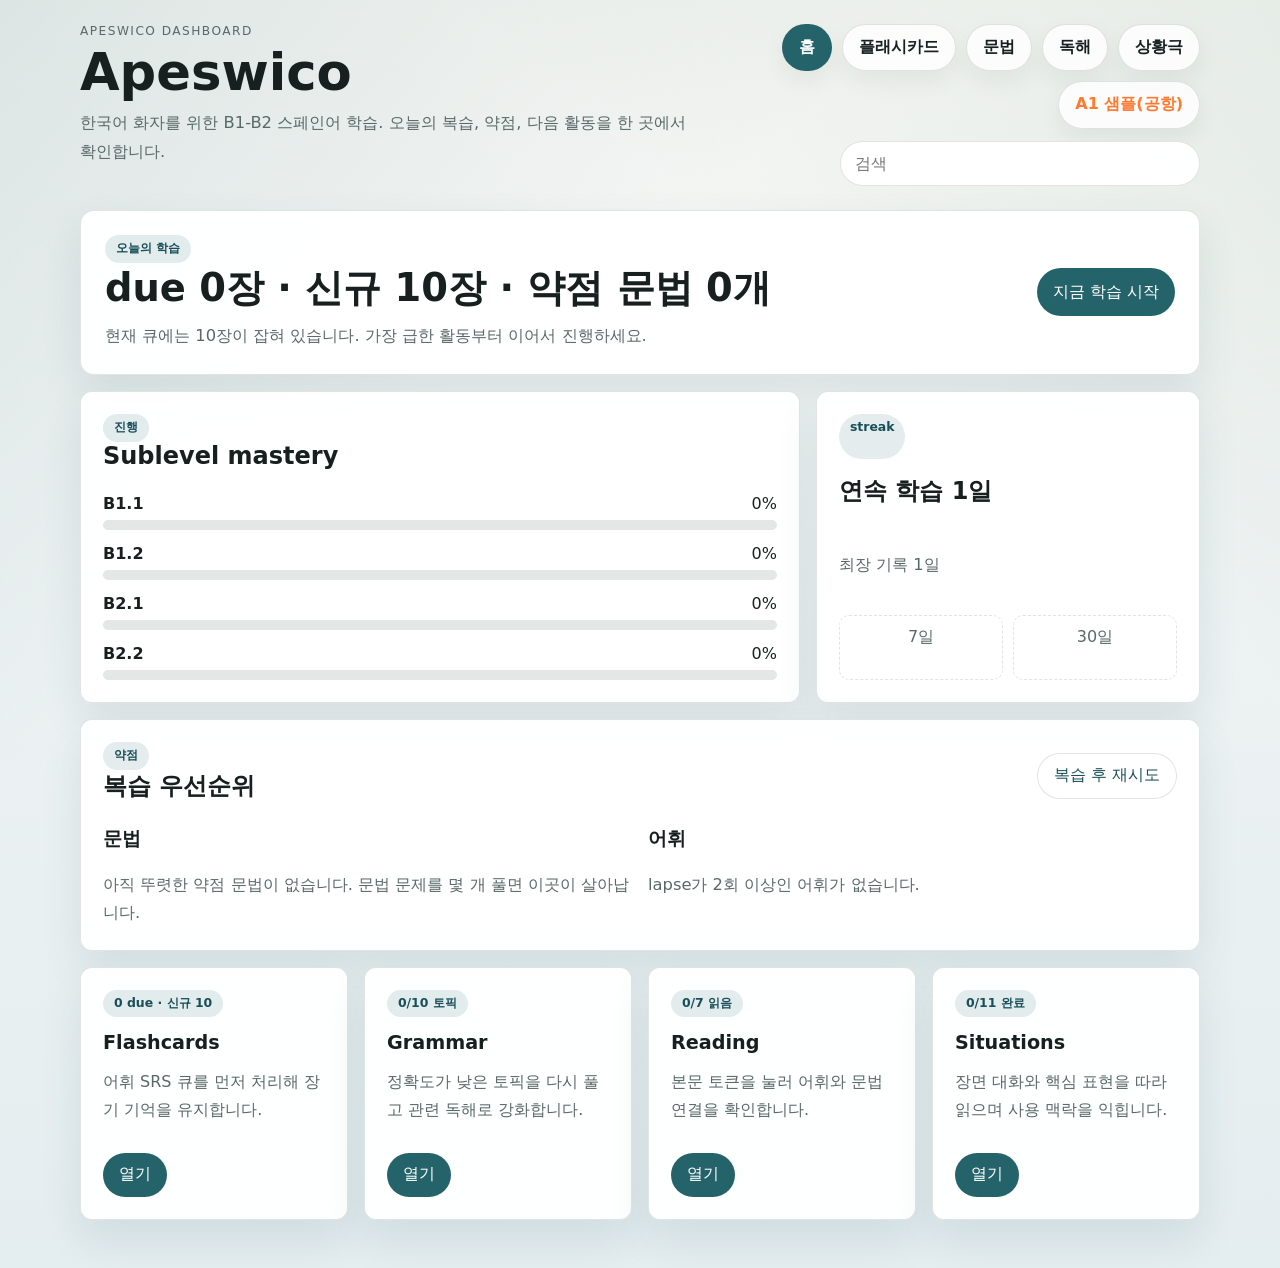
<file: index.html>
<!doctype html>
<html lang="ko">
  <head>
    <meta charset="utf-8" />
    <meta name="viewport" content="width=device-width, initial-scale=1" />
    <title>Apeswico | 홈</title>
    <meta
      name="description"
      content="Korean-speaking B1-B2 learners를 위한 정적 스페인어 학습 앱 셸입니다."
    />
    <link rel="stylesheet" href="css/style.css" />
  </head>
  <body>
    <div class="page">
      <header class="masthead">
        <div>
          <p class="eyebrow">Apeswico dashboard</p>
          <h1>Apeswico</h1>
          <p class="lede">
            한국어 화자를 위한 B1-B2 스페인어 학습. 오늘의 복습, 약점,
            다음 활동을 한 곳에서 확인합니다.
          </p>
        </div>
        <div class="header-tools">
          <nav class="nav" aria-label="주요 모드">
            <a href="index.html" aria-current="page">홈</a>
            <a href="flashcards.html">플래시카드</a>
            <a href="grammar.html">문법</a>
            <a href="reading.html">독해</a>
            <a href="situations.html">상황극</a>
            <a href="samples/a1-airport-transport/index.html" target="_blank" style="color: #ff7a30; font-weight: 600;">A1 샘플(공항)</a>
          </nav>
          <form class="global-search" role="search" data-global-search>
            <label class="sr-only" for="global-search-home">통합 검색</label>
            <input id="global-search-home" type="search" placeholder="검색" autocomplete="off" />
            <div class="search-results" data-search-results hidden></div>
          </form>
        </div>
      </header>

      <main class="grid" id="home-shell"></main>
    </div>
    <script type="module" src="js/dashboard.js"></script>
    <script type="module" src="js/search.js"></script>
  </body>
</html>
</file>
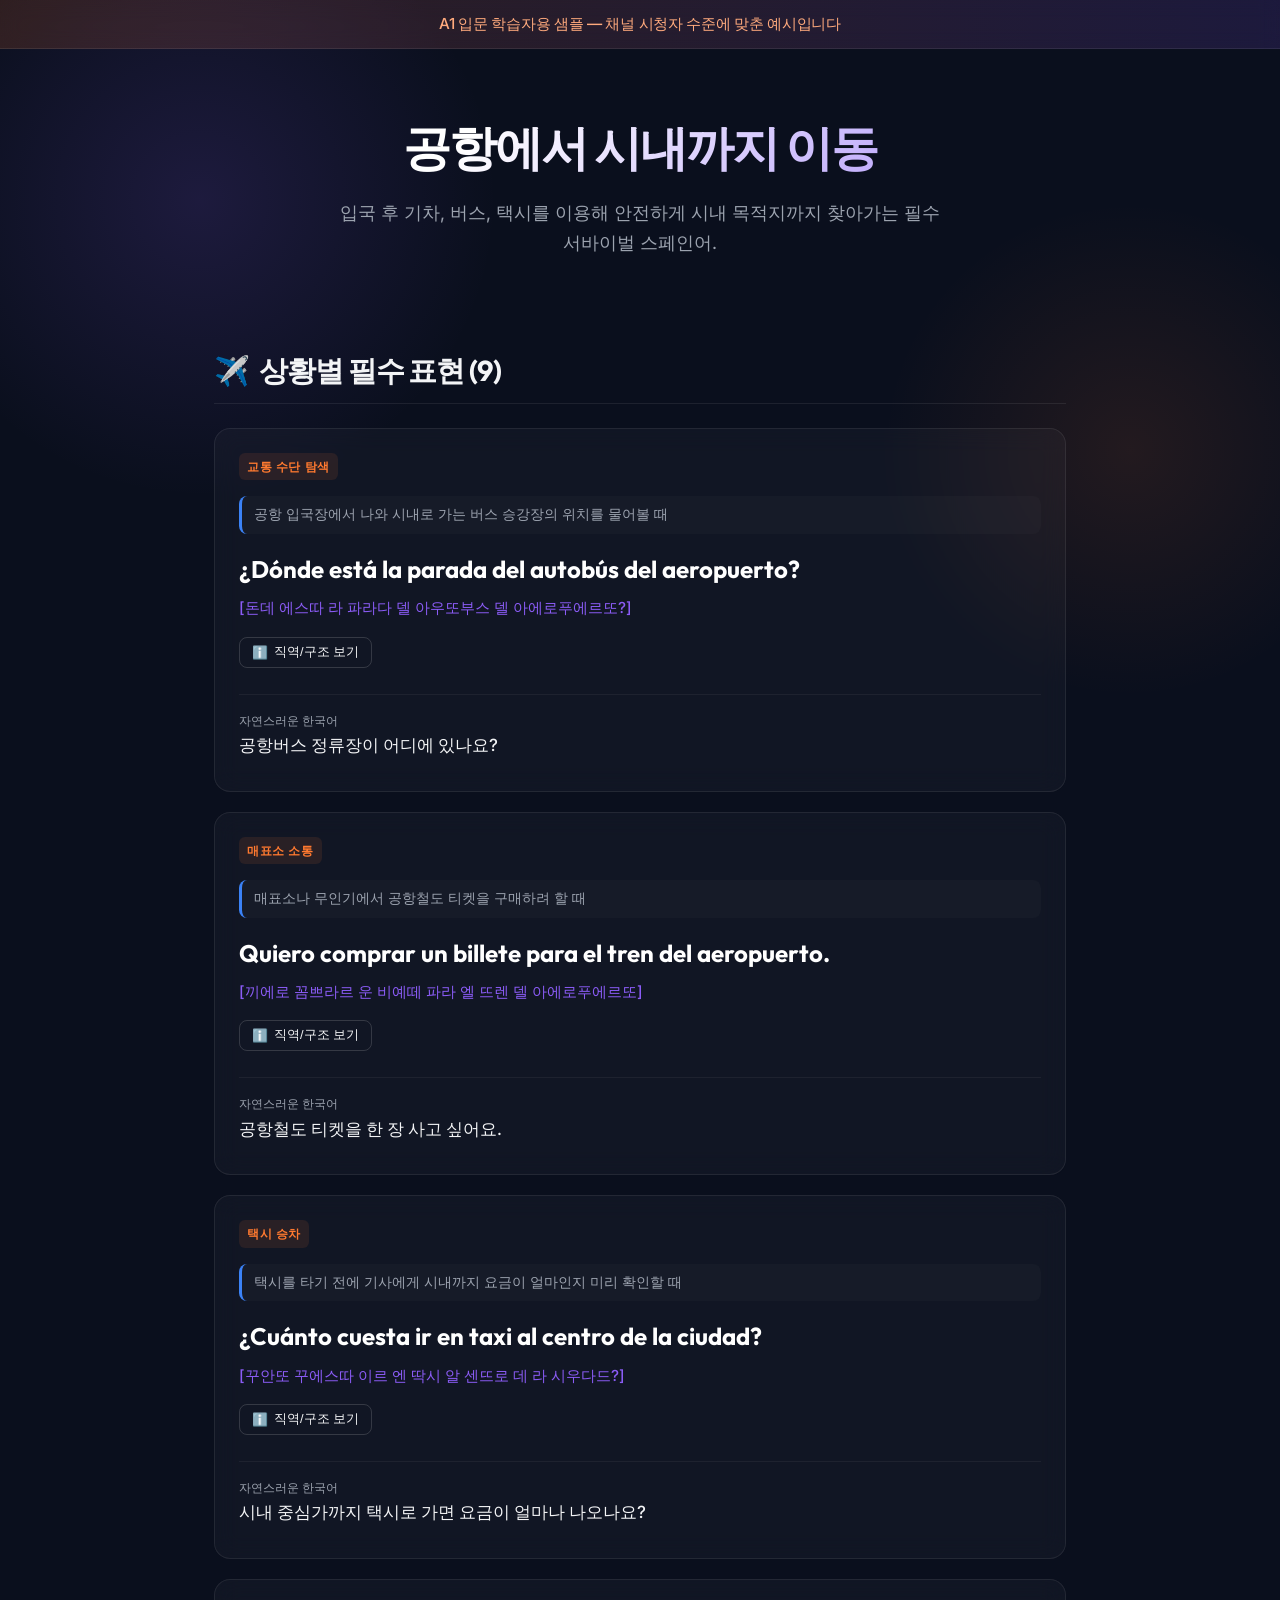
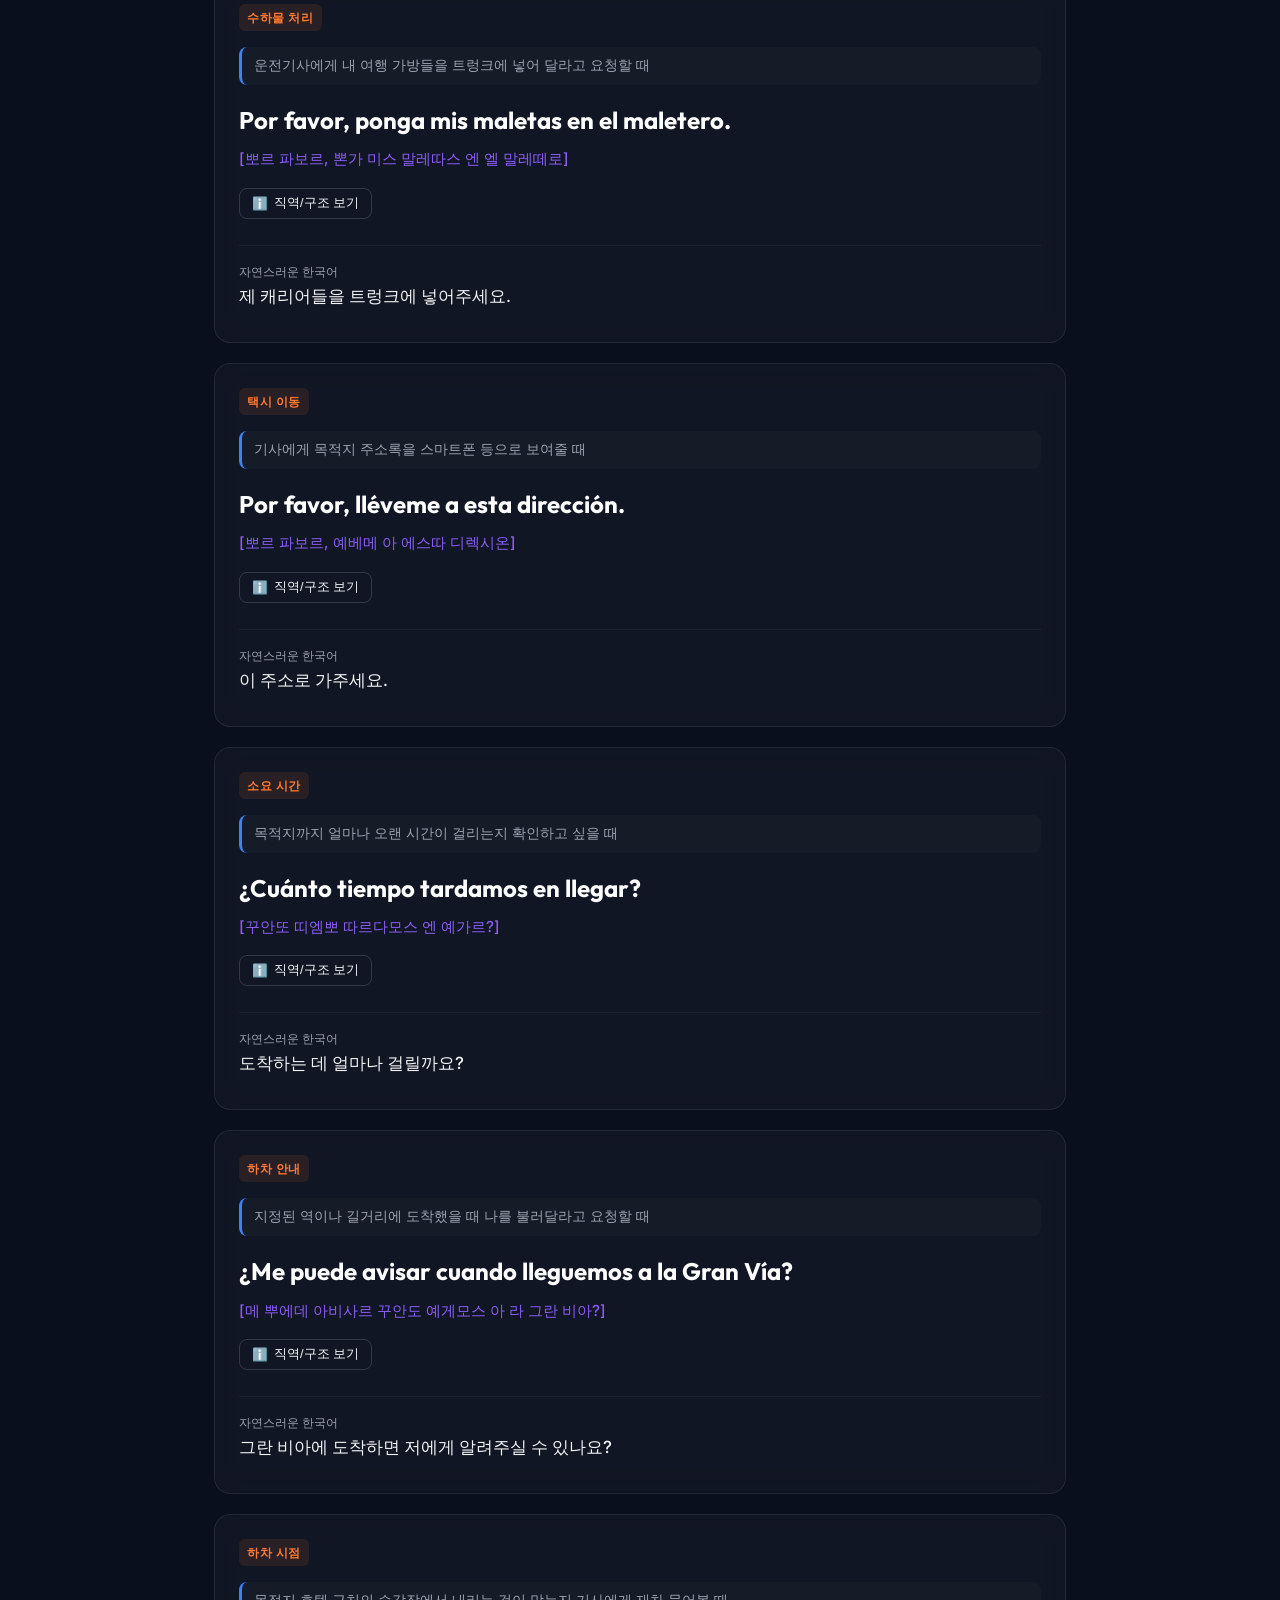
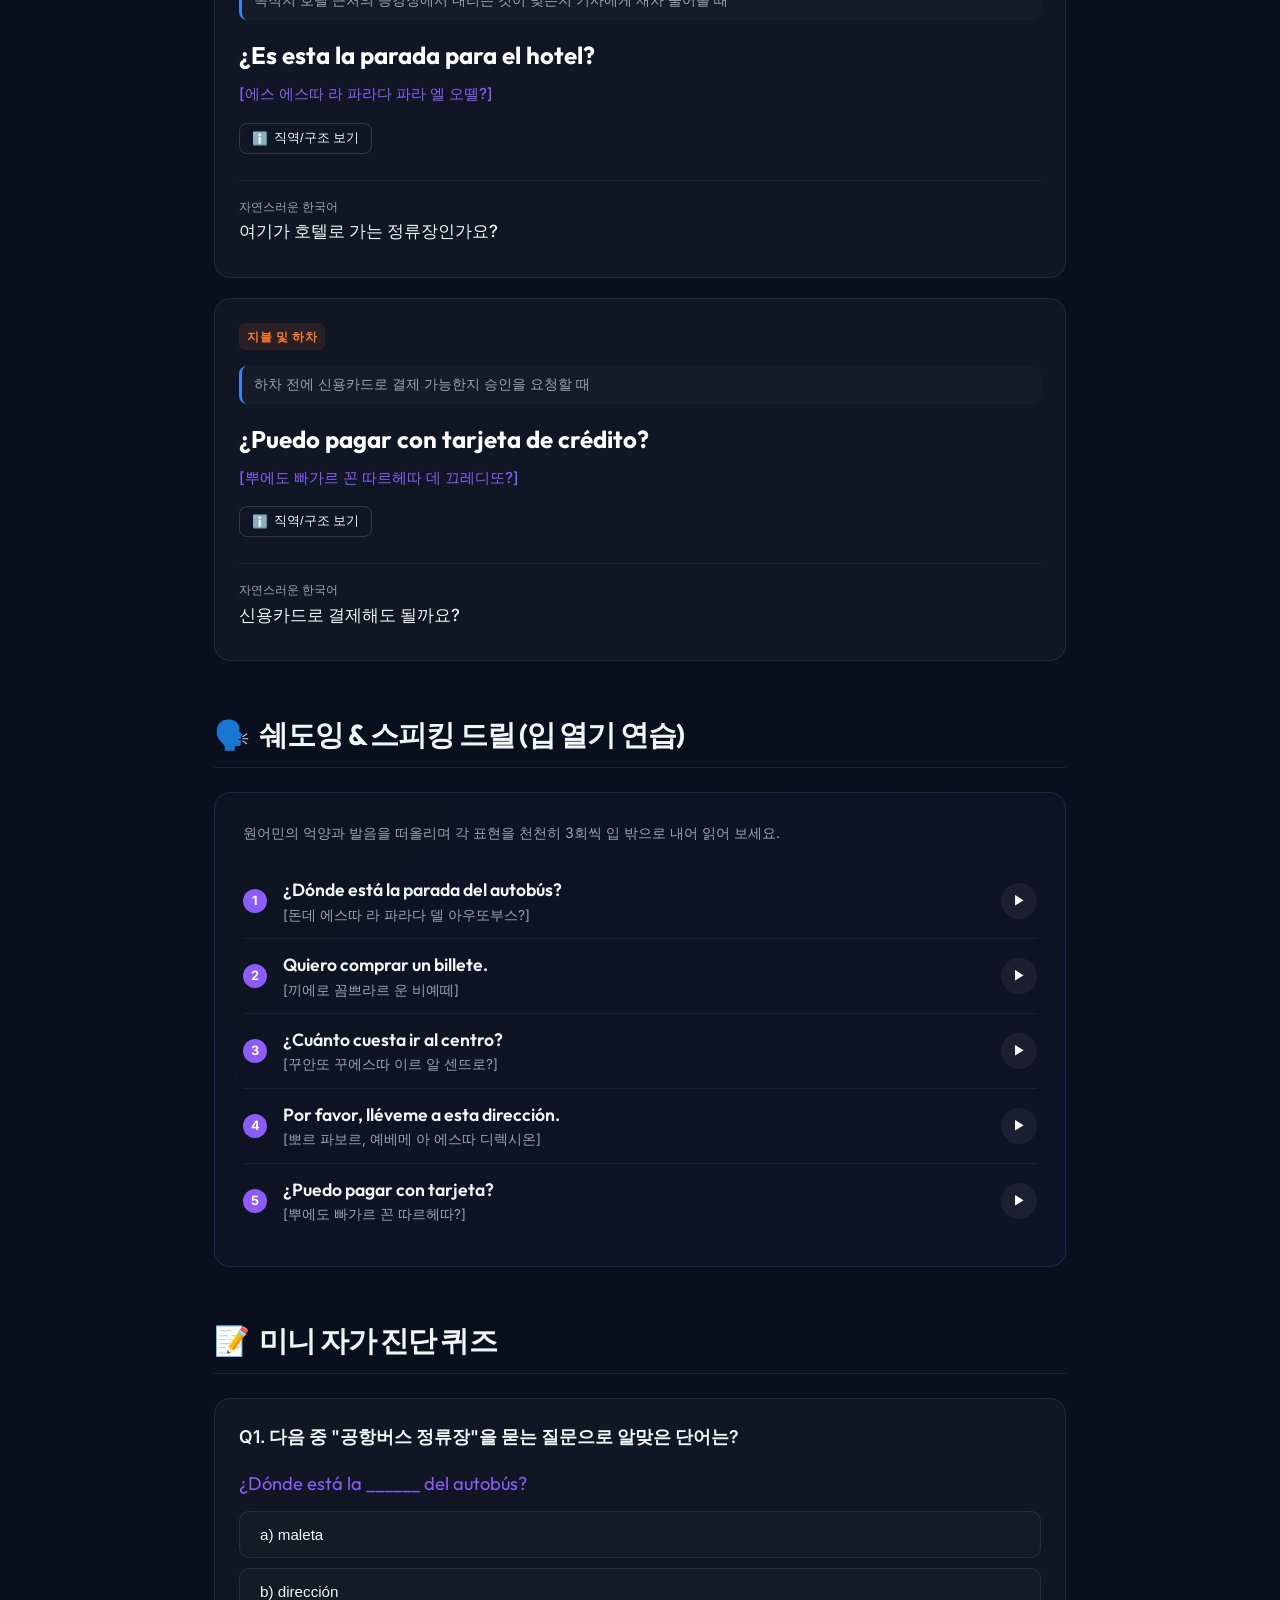
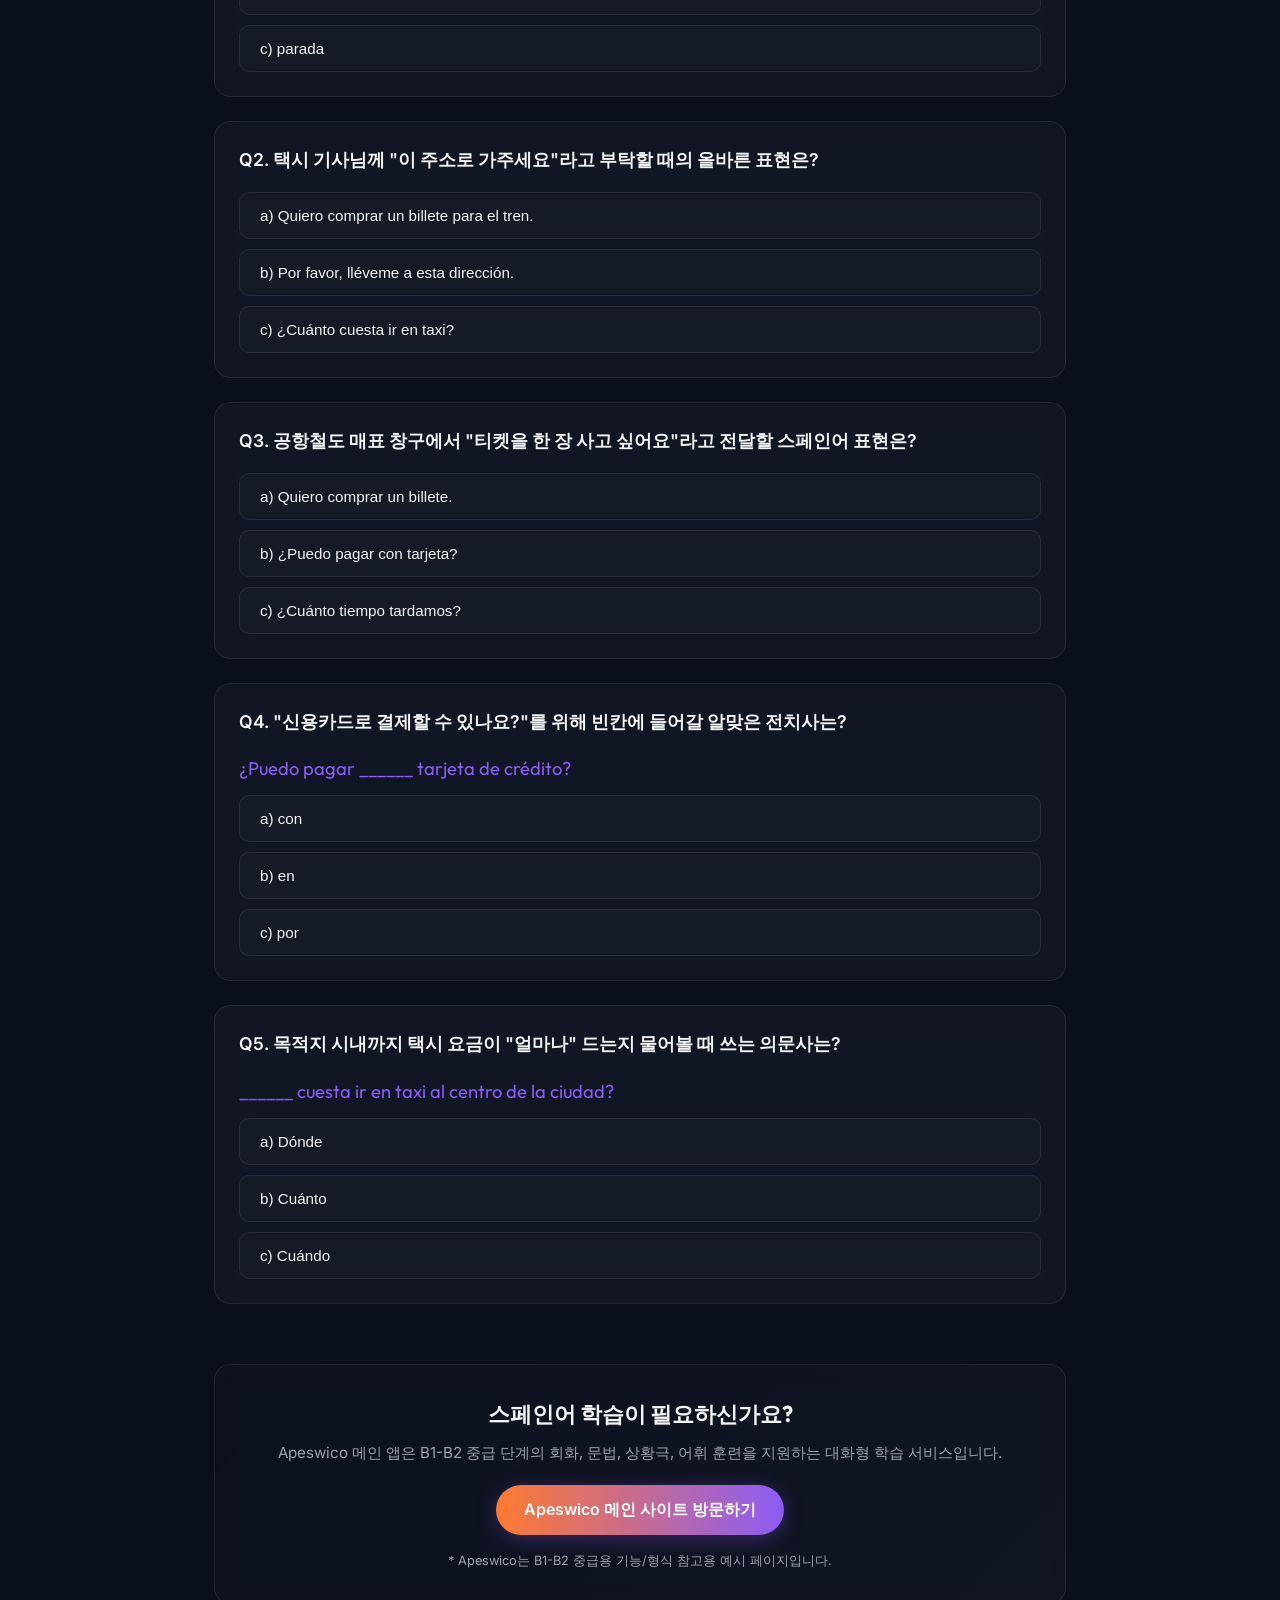
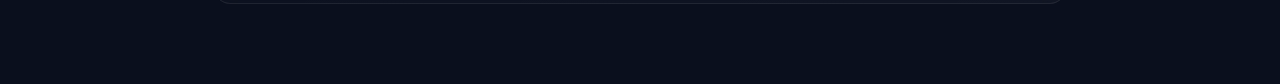
<file: samples/a1-airport-transport/index.html>
<!doctype html>
<html lang="ko">
  <head>
    <meta charset="utf-8" />
    <meta name="viewport" content="width=device-width, initial-scale=1" />
    <title>A1 입문 샘플 | 공항에서 시내까지 이동</title>
    <meta name="description" content="Spanish Lab 맞춤 학습 서비스 A1 입문자용 샘플 페이지입니다." />
    <!-- Google Fonts -->
    <link rel="preconnect" href="https://fonts.googleapis.com">
    <link rel="preconnect" href="https://fonts.gstatic.com" crossorigin>
    <link href="https://fonts.googleapis.com/css2?family=Inter:wght@300;400;500;600;700&family=Outfit:wght@300;400;500;600;700;800&display=swap" rel="stylesheet">
    
    <style>
      :root {
        --bg-dark: #0a0f1d;
        --bg-card: rgba(255, 255, 255, 0.03);
        --border-card: rgba(255, 255, 255, 0.08);
        --border-hover: rgba(255, 255, 255, 0.2);
        --text-primary: #f3f4f6;
        --text-secondary: #9ca3af;
        --accent-orange: #ff7a30;
        --accent-purple: #8b5cf6;
        --accent-blue: #3b82f6;
        --accent-green: #10b981;
        --accent-red: #ef4444;
        --font-outfit: 'Outfit', 'Inter', sans-serif;
      }

      * {
        box-sizing: border-box;
        margin: 0;
        padding: 0;
      }

      body {
        background-color: var(--bg-dark);
        color: var(--text-primary);
        font-family: 'Inter', sans-serif;
        line-height: 1.6;
        overflow-x: hidden;
        padding-bottom: 80px;
      }

      /* Glow Effects */
      .glow-bg {
        position: absolute;
        width: 600px;
        height: 600px;
        background: radial-gradient(circle, rgba(139, 92, 246, 0.15) 0%, rgba(0, 0, 0, 0) 70%);
        top: -100px;
        left: -100px;
        z-index: -1;
        pointer-events: none;
      }
      .glow-bg-right {
        position: absolute;
        width: 500px;
        height: 500px;
        background: radial-gradient(circle, rgba(255, 122, 48, 0.1) 0%, rgba(0, 0, 0, 0) 70%);
        bottom: 200px;
        right: -100px;
        z-index: -1;
        pointer-events: none;
      }

      /* Header Banner */
      .top-alert {
        background: linear-gradient(90deg, rgba(255, 122, 48, 0.15) 0%, rgba(139, 92, 246, 0.15) 100%);
        border-bottom: 1px solid var(--border-card);
        color: #ffaa7d;
        text-align: center;
        padding: 12px 20px;
        font-weight: 500;
        font-size: 0.95rem;
        letter-spacing: -0.02em;
        backdrop-filter: blur(10px);
      }

      .container {
        max-width: 900px;
        margin: 0 auto;
        padding: 0 24px;
        position: relative;
      }

      header.hero {
        text-align: center;
        padding: 60px 0 40px 0;
      }

      header.hero h1 {
        font-family: var(--font-outfit);
        font-size: 3rem;
        font-weight: 800;
        letter-spacing: -0.04em;
        background: linear-gradient(135deg, #fff 30%, #a78bfa 100%);
        -webkit-background-clip: text;
        -webkit-text-fill-color: transparent;
        margin-bottom: 12px;
      }

      header.hero p.subtitle {
        color: var(--text-secondary);
        font-size: 1.15rem;
        max-width: 600px;
        margin: 0 auto;
      }

      .section-title {
        font-family: var(--font-outfit);
        font-size: 1.8rem;
        font-weight: 700;
        letter-spacing: -0.03em;
        margin: 50px 0 24px 0;
        padding-bottom: 10px;
        border-bottom: 1px solid var(--border-card);
        display: flex;
        align-items: center;
        gap: 10px;
      }

      /* Expression Cards Grid */
      .expressions-grid {
        display: grid;
        grid-template-columns: 1fr;
        gap: 20px;
      }

      .card {
        background: var(--bg-card);
        border: 1px solid var(--border-card);
        border-radius: 16px;
        padding: 24px;
        backdrop-filter: blur(12px);
        transition: all 0.3s cubic-bezier(0.4, 0, 0.2, 1);
        position: relative;
        overflow: hidden;
      }

      .card::before {
        content: '';
        position: absolute;
        top: 0;
        left: 0;
        width: 100%;
        height: 4px;
        background: linear-gradient(90deg, var(--accent-orange), var(--accent-purple));
        opacity: 0;
        transition: opacity 0.3s ease;
      }

      .card:hover {
        transform: translateY(-4px);
        border-color: var(--border-hover);
        box-shadow: 0 12px 30px rgba(0, 0, 0, 0.2);
      }

      .card:hover::before {
        opacity: 1;
      }

      .card-header {
        display: flex;
        justify-content: space-between;
        align-items: center;
        margin-bottom: 16px;
      }

      .card-tag {
        font-size: 0.75rem;
        font-weight: 600;
        text-transform: uppercase;
        letter-spacing: 0.05em;
        color: var(--accent-orange);
        background: rgba(255, 122, 48, 0.1);
        padding: 4px 8px;
        border-radius: 6px;
      }

      .situation-context {
        font-size: 0.85rem;
        color: var(--text-secondary);
        background: rgba(255, 255, 255, 0.02);
        padding: 8px 12px;
        border-radius: 8px;
        border-left: 3px solid var(--accent-blue);
        margin-bottom: 16px;
      }

      .spanish-phrase {
        font-family: var(--font-outfit);
        font-size: 1.5rem;
        font-weight: 700;
        color: #fff;
        margin-bottom: 8px;
      }

      .pronunciation {
        color: var(--accent-purple);
        font-size: 0.95rem;
        font-weight: 500;
        margin-bottom: 16px;
      }

      .translation-block {
        margin-top: 16px;
        border-top: 1px solid rgba(255, 255, 255, 0.05);
        padding-top: 16px;
      }

      .translation-item {
        margin-bottom: 8px;
      }

      .translation-label {
        font-size: 0.75rem;
        color: var(--text-secondary);
        text-transform: uppercase;
        display: block;
        margin-bottom: 2px;
      }

      .translation-value {
        font-size: 1.05rem;
        font-weight: 500;
      }

      .literal-btn {
        background: transparent;
        border: 1px solid rgba(255, 255, 255, 0.15);
        color: var(--text-primary);
        font-size: 0.8rem;
        padding: 6px 12px;
        border-radius: 8px;
        cursor: pointer;
        transition: all 0.2s;
        margin-bottom: 10px;
        display: inline-flex;
        align-items: center;
        gap: 6px;
      }

      .literal-btn:hover {
        background: rgba(255, 255, 255, 0.05);
        border-color: rgba(255, 255, 255, 0.3);
      }

      .literal-content {
        max-height: 0;
        overflow: hidden;
        transition: max-height 0.3s ease-out;
      }

      .literal-content.open {
        max-height: 100px;
      }

      /* Shadowing Section */
      .drill-box {
        background: linear-gradient(135deg, rgba(255, 255, 255, 0.02) 0%, rgba(139, 92, 246, 0.05) 100%);
        border: 1px solid rgba(139, 92, 246, 0.2);
        border-radius: 16px;
        padding: 28px;
        margin-top: 24px;
        backdrop-filter: blur(12px);
      }

      .drill-list {
        list-style: none;
      }

      .drill-item {
        display: flex;
        align-items: center;
        gap: 16px;
        padding: 12px 0;
        border-bottom: 1px solid rgba(255, 255, 255, 0.05);
      }

      .drill-item:last-child {
        border-bottom: none;
      }

      .drill-num {
        width: 24px;
        height: 24px;
        background: var(--accent-purple);
        color: #fff;
        border-radius: 50%;
        display: flex;
        align-items: center;
        justify-content: center;
        font-size: 0.8rem;
        font-weight: 700;
      }

      .drill-texts {
        flex: 1;
      }

      .drill-es {
        font-family: var(--font-outfit);
        font-weight: 600;
        font-size: 1.1rem;
      }

      .drill-ko {
        font-size: 0.85rem;
        color: var(--text-secondary);
      }

      .play-btn {
        background: rgba(255, 255, 255, 0.05);
        border: none;
        width: 36px;
        height: 36px;
        border-radius: 50%;
        display: flex;
        align-items: center;
        justify-content: center;
        cursor: pointer;
        color: #fff;
        transition: all 0.2s;
      }

      .play-btn:hover {
        background: var(--accent-purple);
        transform: scale(1.1);
      }

      /* Quiz Styles */
      .quiz-container {
        display: flex;
        flex-direction: column;
        gap: 24px;
      }

      .quiz-card {
        background: var(--bg-card);
        border: 1px solid var(--border-card);
        border-radius: 16px;
        padding: 24px;
        backdrop-filter: blur(12px);
        transition: border-color 0.3s;
      }

      .quiz-question {
        font-size: 1.1rem;
        font-weight: 600;
        margin-bottom: 18px;
      }

      .quiz-choices {
        display: grid;
        grid-template-columns: 1fr;
        gap: 10px;
      }

      .choice-btn {
        background: rgba(255, 255, 255, 0.02);
        border: 1px solid var(--border-card);
        color: var(--text-primary);
        padding: 14px 20px;
        border-radius: 10px;
        text-align: left;
        cursor: pointer;
        font-size: 0.95rem;
        transition: all 0.2s;
        display: flex;
        justify-content: space-between;
        align-items: center;
      }

      .choice-btn:hover {
        background: rgba(255, 255, 255, 0.05);
        border-color: rgba(255, 255, 255, 0.2);
      }

      .choice-btn.correct {
        background: rgba(16, 185, 129, 0.15);
        border-color: var(--accent-green);
        color: #d1fae5;
      }

      .choice-btn.wrong {
        background: rgba(239, 68, 68, 0.15);
        border-color: var(--accent-red);
        color: #fee2e2;
      }

      .quiz-feedback {
        margin-top: 16px;
        padding: 16px;
        border-radius: 10px;
        font-size: 0.9rem;
        line-height: 1.5;
        background: rgba(139, 92, 246, 0.05);
        border-left: 4px solid var(--accent-purple);
        display: none;
      }

      /* Footer Banner */
      .bottom-promo {
        background: linear-gradient(135deg, rgba(255, 255, 255, 0.01) 0%, rgba(255, 255, 255, 0.03) 100%);
        border: 1px solid var(--border-card);
        border-radius: 16px;
        padding: 32px;
        text-align: center;
        margin-top: 60px;
        backdrop-filter: blur(12px);
      }

      .bottom-promo h3 {
        font-family: var(--font-outfit);
        font-size: 1.4rem;
        margin-bottom: 8px;
      }

      .bottom-promo p {
        color: var(--text-secondary);
        font-size: 0.95rem;
        margin-bottom: 20px;
      }

      .btn-promo {
        display: inline-block;
        background: linear-gradient(90deg, var(--accent-orange), var(--accent-purple));
        color: #fff;
        font-weight: 600;
        text-decoration: none;
        padding: 12px 28px;
        border-radius: 30px;
        transition: all 0.3s;
        box-shadow: 0 4px 20px rgba(139, 92, 246, 0.3);
      }

      .btn-promo:hover {
        transform: translateY(-2px);
        box-shadow: 0 6px 24px rgba(139, 92, 246, 0.5);
      }

      @media (max-width: 600px) {
        header.hero h1 {
          font-size: 2.2rem;
        }
        .card {
          padding: 20px;
        }
        .spanish-phrase {
          font-size: 1.25rem;
        }
      }
    </style>
  </head>
  <body>
    <div class="glow-bg"></div>
    <div class="glow-bg-right"></div>

    <div class="top-alert">
      A1 입문 학습자용 샘플 — 채널 시청자 수준에 맞춘 예시입니다
    </div>

    <div class="container">
      <header class="hero">
        <h1>공항에서 시내까지 이동</h1>
        <p class="subtitle">입국 후 기차, 버스, 택시를 이용해 안전하게 시내 목적지까지 찾아가는 필수 서바이벌 스페인어.</p>
      </header>

      <!-- 표현들 -->
      <section>
        <h2 class="section-title">
          <span>✈️</span> 상황별 필수 표현 (9)
        </h2>
        <div class="expressions-grid">
          
          <!-- 카드 1 -->
          <div class="card">
            <div class="card-header">
              <span class="card-tag">교통 수단 탐색</span>
            </div>
            <div class="situation-context">공항 입국장에서 나와 시내로 가는 버스 승강장의 위치를 물어볼 때</div>
            <div class="spanish-phrase">¿Dónde está la parada del autobús del aeropuerto?</div>
            <div class="pronunciation">[돈데 에스따 라 파라다 델 아우또부스 델 아에로푸에르또?]</div>
            
            <button class="literal-btn" onclick="toggleLiteral(this)">
              <span>ℹ️</span> 직역/구조 보기
            </button>
            <div class="literal-content">
              <div class="translation-item">
                <span class="translation-label">직역 (단어 순서대로)</span>
                <span class="translation-value" style="color: var(--accent-orange);">어디에 있습니까 / 정류장이 / 버스의 / 공항의?</span>
              </div>
            </div>

            <div class="translation-block">
              <div class="translation-item">
                <span class="translation-label">자연스러운 한국어</span>
                <span class="translation-value">공항버스 정류장이 어디에 있나요?</span>
              </div>
            </div>
          </div>

          <!-- 카드 2 -->
          <div class="card">
            <div class="card-header">
              <span class="card-tag">매표소 소통</span>
            </div>
            <div class="situation-context">매표소나 무인기에서 공항철도 티켓을 구매하려 할 때</div>
            <div class="spanish-phrase">Quiero comprar un billete para el tren del aeropuerto.</div>
            <div class="pronunciation">[끼에로 꼼쁘라르 운 비예떼 파라 엘 뜨렌 델 아에로푸에르또]</div>
            
            <button class="literal-btn" onclick="toggleLiteral(this)">
              <span>ℹ️</span> 직역/구조 보기
            </button>
            <div class="literal-content">
              <div class="translation-item">
                <span class="translation-label">직역 (단어 순서대로)</span>
                <span class="translation-value" style="color: var(--accent-orange);">나는 원한다 / 사는 것을 / 하나의 표를 / 기차를 위한 / 공항의.</span>
              </div>
            </div>

            <div class="translation-block">
              <div class="translation-item">
                <span class="translation-label">자연스러운 한국어</span>
                <span class="translation-value">공항철도 티켓을 한 장 사고 싶어요.</span>
              </div>
            </div>
          </div>

          <!-- 카드 3 -->
          <div class="card">
            <div class="card-header">
              <span class="card-tag">택시 승차</span>
            </div>
            <div class="situation-context">택시를 타기 전에 기사에게 시내까지 요금이 얼마인지 미리 확인할 때</div>
            <div class="spanish-phrase">¿Cuánto cuesta ir en taxi al centro de la ciudad?</div>
            <div class="pronunciation">[꾸안또 꾸에스따 이르 엔 딱시 알 센뜨로 데 라 시우다드?]</div>
            
            <button class="literal-btn" onclick="toggleLiteral(this)">
              <span>ℹ️</span> 직역/구조 보기
            </button>
            <div class="literal-content">
              <div class="translation-item">
                <span class="translation-label">직역 (단어 순서대로)</span>
                <span class="translation-value" style="color: var(--accent-orange);">얼마나 / 비용이 듭니까 / 가는 것이 / 택시로 / 중심지로 / 도시의?</span>
              </div>
            </div>

            <div class="translation-block">
              <div class="translation-item">
                <span class="translation-label">자연스러운 한국어</span>
                <span class="translation-value">시내 중심가까지 택시로 가면 요금이 얼마나 나오나요?</span>
              </div>
            </div>
          </div>

          <!-- 카드 4 -->
          <div class="card">
            <div class="card-header">
              <span class="card-tag">수하물 처리</span>
            </div>
            <div class="situation-context">운전기사에게 내 여행 가방들을 트렁크에 넣어 달라고 요청할 때</div>
            <div class="spanish-phrase">Por favor, ponga mis maletas en el maletero.</div>
            <div class="pronunciation">[뽀르 파보르, 뽄가 미스 말레따스 엔 엘 말레떼로]</div>
            
            <button class="literal-btn" onclick="toggleLiteral(this)">
              <span>ℹ️</span> 직역/구조 보기
            </button>
            <div class="literal-content">
              <div class="translation-item">
                <span class="translation-label">직역 (단어 순서대로)</span>
                <span class="translation-value" style="color: var(--accent-orange);">부디 / 놓아주세요 / 나의 가방들을 / 트렁크 안에.</span>
              </div>
            </div>

            <div class="translation-block">
              <div class="translation-item">
                <span class="translation-label">자연스러운 한국어</span>
                <span class="translation-value">제 캐리어들을 트렁크에 넣어주세요.</span>
              </div>
            </div>
          </div>

          <!-- 카드 5 -->
          <div class="card">
            <div class="card-header">
              <span class="card-tag">택시 이동</span>
            </div>
            <div class="situation-context">기사에게 목적지 주소록을 스마트폰 등으로 보여줄 때</div>
            <div class="spanish-phrase">Por favor, lléveme a esta dirección.</div>
            <div class="pronunciation">[뽀르 파보르, 예베메 아 에스따 디렉시온]</div>
            
            <button class="literal-btn" onclick="toggleLiteral(this)">
              <span>ℹ️</span> 직역/구조 보기
            </button>
            <div class="literal-content">
              <div class="translation-item">
                <span class="translation-label">직역 (단어 순서대로)</span>
                <span class="translation-value" style="color: var(--accent-orange);">부디 / 나를 데려다주세요 / 이 주소로.</span>
              </div>
            </div>

            <div class="translation-block">
              <div class="translation-item">
                <span class="translation-label">자연스러운 한국어</span>
                <span class="translation-value">이 주소로 가주세요.</span>
              </div>
            </div>
          </div>

          <!-- 카드 6 -->
          <div class="card">
            <div class="card-header">
              <span class="card-tag">소요 시간</span>
            </div>
            <div class="situation-context">목적지까지 얼마나 오랜 시간이 걸리는지 확인하고 싶을 때</div>
            <div class="spanish-phrase">¿Cuánto tiempo tardamos en llegar?</div>
            <div class="pronunciation">[꾸안또 띠엠뽀 따르다모스 엔 예가르?]</div>
            
            <button class="literal-btn" onclick="toggleLiteral(this)">
              <span>ℹ️</span> 직역/구조 보기
            </button>
            <div class="literal-content">
              <div class="translation-item">
                <span class="translation-label">직역 (단어 순서대로)</span>
                <span class="translation-value" style="color: var(--accent-orange);">얼마나 많은 / 시간을 / 우리는 걸립니까 / 도착하는 데?</span>
              </div>
            </div>

            <div class="translation-block">
              <div class="translation-item">
                <span class="translation-label">자연스러운 한국어</span>
                <span class="translation-value">도착하는 데 얼마나 걸릴까요?</span>
              </div>
            </div>
          </div>

          <!-- 카드 7 -->
          <div class="card">
            <div class="card-header">
              <span class="card-tag">하차 안내</span>
            </div>
            <div class="situation-context">지정된 역이나 길거리에 도착했을 때 나를 불러달라고 요청할 때</div>
            <div class="spanish-phrase">¿Me puede avisar cuando lleguemos a la Gran Vía?</div>
            <div class="pronunciation">[메 뿌에데 아비사르 꾸안도 예게모스 아 라 그란 비아?]</div>
            
            <button class="literal-btn" onclick="toggleLiteral(this)">
              <span>ℹ️</span> 직역/구조 보기
            </button>
            <div class="literal-content">
              <div class="translation-item">
                <span class="translation-label">직역 (단어 순서대로)</span>
                <span class="translation-value" style="color: var(--accent-orange);">나에게 / 당신은 알릴 수 있습니까 / 언제 / 우리가 도착할 때 / 그란 비아에?</span>
              </div>
            </div>

            <div class="translation-block">
              <div class="translation-item">
                <span class="translation-label">자연스러운 한국어</span>
                <span class="translation-value">그란 비아에 도착하면 저에게 알려주실 수 있나요?</span>
              </div>
            </div>
          </div>

          <!-- 카드 8 -->
          <div class="card">
            <div class="card-header">
              <span class="card-tag">하차 시점</span>
            </div>
            <div class="situation-context">목적지 호텔 근처의 승강장에서 내리는 것이 맞는지 기사에게 재차 물어볼 때</div>
            <div class="spanish-phrase">¿Es esta la parada para el hotel?</div>
            <div class="pronunciation">[에스 에스따 라 파라다 파라 엘 오뗄?]</div>
            
            <button class="literal-btn" onclick="toggleLiteral(this)">
              <span>ℹ️</span> 직역/구조 보기
            </button>
            <div class="literal-content">
              <div class="translation-item">
                <span class="translation-label">직역 (단어 순서대로)</span>
                <span class="translation-value" style="color: var(--accent-orange);">입니까 / 이것이 / 정류장 / 호텔을 위한?</span>
              </div>
            </div>

            <div class="translation-block">
              <div class="translation-item">
                <span class="translation-label">자연스러운 한국어</span>
                <span class="translation-value">여기가 호텔로 가는 정류장인가요?</span>
              </div>
            </div>
          </div>

          <!-- 카드 9 -->
          <div class="card">
            <div class="card-header">
              <span class="card-tag">지불 및 하차</span>
            </div>
            <div class="situation-context">하차 전에 신용카드로 결제 가능한지 승인을 요청할 때</div>
            <div class="spanish-phrase">¿Puedo pagar con tarjeta de crédito?</div>
            <div class="pronunciation">[뿌에도 빠가르 꼰 따르헤따 데 끄레디또?]</div>
            
            <button class="literal-btn" onclick="toggleLiteral(this)">
              <span>ℹ️</span> 직역/구조 보기
            </button>
            <div class="literal-content">
              <div class="translation-item">
                <span class="translation-label">직역 (단어 순서대로)</span>
                <span class="translation-value" style="color: var(--accent-orange);">나는 할 수 있습니까 / 지불하는 것을 / 신용카드로?</span>
              </div>
            </div>

            <div class="translation-block">
              <div class="translation-item">
                <span class="translation-label">자연스러운 한국어</span>
                <span class="translation-value">신용카드로 결제해도 될까요?</span>
              </div>
            </div>
          </div>

        </div>
      </section>

      <!-- 쉐도잉 드릴 -->
      <section>
        <h2 class="section-title">
          <span>🗣️</span> 쉐도잉 & 스피킹 드릴 (입 열기 연습)
        </h2>
        <div class="drill-box">
          <p style="color: var(--text-secondary); font-size: 0.9rem; margin-bottom: 20px;">
            원어민의 억양과 발음을 떠올리며 각 표현을 천천히 3회씩 입 밖으로 내어 읽어 보세요.
          </p>
          <ul class="drill-list">
            <li class="drill-item">
              <div class="drill-num">1</div>
              <div class="drill-texts">
                <div class="drill-es">¿Dónde está la parada del autobús?</div>
                <div class="drill-ko">[돈데 에스따 라 파라다 델 아우또부스?]</div>
              </div>
              <button class="play-btn" onclick="sayText('¿Dónde está la parada del autobús?')">▶</button>
            </li>
            <li class="drill-item">
              <div class="drill-num">2</div>
              <div class="drill-texts">
                <div class="drill-es">Quiero comprar un billete.</div>
                <div class="drill-ko">[끼에로 꼼쁘라르 운 비예떼]</div>
              </div>
              <button class="play-btn" onclick="sayText('Quiero comprar un billete.')">▶</button>
            </li>
            <li class="drill-item">
              <div class="drill-num">3</div>
              <div class="drill-texts">
                <div class="drill-es">¿Cuánto cuesta ir al centro?</div>
                <div class="drill-ko">[꾸안또 꾸에스따 이르 알 센뜨로?]</div>
              </div>
              <button class="play-btn" onclick="sayText('¿Cuánto cuesta ir al centro?')">▶</button>
            </li>
            <li class="drill-item">
              <div class="drill-num">4</div>
              <div class="drill-texts">
                <div class="drill-es">Por favor, lléveme a esta dirección.</div>
                <div class="drill-ko">[뽀르 파보르, 예베메 아 에스따 디렉시온]</div>
              </div>
              <button class="play-btn" onclick="sayText('Por favor, lléveme a esta dirección.')">▶</button>
            </li>
            <li class="drill-item">
              <div class="drill-num">5</div>
              <div class="drill-texts">
                <div class="drill-es">¿Puedo pagar con tarjeta?</div>
                <div class="drill-ko">[뿌에도 빠가르 꼰 따르헤따?]</div>
              </div>
              <button class="play-btn" onclick="sayText('¿Puedo pagar con tarjeta?')">▶</button>
            </li>
          </ul>
        </div>
      </section>

      <!-- 자가 진단 퀴즈 -->
      <section>
        <h2 class="section-title">
          <span>📝</span> 미니 자가 진단 퀴즈
        </h2>
        <div class="quiz-container">
          
          <!-- 문제 1 -->
          <div class="quiz-card" data-q="1">
            <div class="quiz-question">Q1. 다음 중 "공항버스 정류장"을 묻는 질문으로 알맞은 단어는?</div>
            <p style="color: var(--accent-purple); font-family: var(--font-outfit); font-size: 1.15rem; margin-bottom: 12px;">¿Dónde está la ______ del autobús?</p>
            <div class="quiz-choices">
              <button class="choice-btn" onclick="checkAnswer(this, 'wrong')">a) maleta</button>
              <button class="choice-btn" onclick="checkAnswer(this, 'wrong')">b) dirección</button>
              <button class="choice-btn" onclick="checkAnswer(this, 'correct')">c) parada</button>
            </div>
            <div class="quiz-feedback">
              <strong>정답: c) parada</strong><br>
              'parada'는 정류장을 뜻합니다. 'maleta'는 짐 가방/캐리어, 'dirección'은 주소를 뜻합니다.
            </div>
          </div>

          <!-- 문제 2 -->
          <div class="quiz-card" data-q="2">
            <div class="quiz-question">Q2. 택시 기사님께 "이 주소로 가주세요"라고 부탁할 때의 올바른 표현은?</div>
            <div class="quiz-choices">
              <button class="choice-btn" onclick="checkAnswer(this, 'wrong')">a) Quiero comprar un billete para el tren.</button>
              <button class="choice-btn" onclick="checkAnswer(this, 'correct')">b) Por favor, lléveme a esta dirección.</button>
              <button class="choice-btn" onclick="checkAnswer(this, 'wrong')">c) ¿Cuánto cuesta ir en taxi?</button>
            </div>
            <div class="quiz-feedback">
              <strong>정답: b) Por favor, lléveme a esta dirección.</strong><br>
              'lléveme'는 '나를 데려다주세요', 'esta dirección'은 '이 주소'를 뜻합니다. a는 티켓 구매 의사, c는 요금 문의입니다.
            </div>
          </div>

          <!-- 문제 3 -->
          <div class="quiz-card" data-q="3">
            <div class="quiz-question">Q3. 공항철도 매표 창구에서 "티켓을 한 장 사고 싶어요"라고 전달할 스페인어 표현은?</div>
            <div class="quiz-choices">
              <button class="choice-btn" onclick="checkAnswer(this, 'correct')">a) Quiero comprar un billete.</button>
              <button class="choice-btn" onclick="checkAnswer(this, 'wrong')">b) ¿Puedo pagar con tarjeta?</button>
              <button class="choice-btn" onclick="checkAnswer(this, 'wrong')">c) ¿Cuánto tiempo tardamos?</button>
            </div>
            <div class="quiz-feedback">
              <strong>정답: a) Quiero comprar un billete.</strong><br>
              'Quiero'는 '원한다', 'comprar'는 '사는 것을', 'billete'는 '티켓'입니다. b는 카드 결제 여부, c는 소요 시간을 묻는 말입니다.
            </div>
          </div>

          <!-- 문제 4 -->
          <div class="quiz-card" data-q="4">
            <div class="quiz-question">Q4. "신용카드로 결제할 수 있나요?"를 위해 빈칸에 들어갈 알맞은 전치사는?</div>
            <p style="color: var(--accent-purple); font-family: var(--font-outfit); font-size: 1.15rem; margin-bottom: 12px;">¿Puedo pagar ______ tarjeta de crédito?</p>
            <div class="quiz-choices">
              <button class="choice-btn" onclick="checkAnswer(this, 'correct')">a) con</button>
              <button class="choice-btn" onclick="checkAnswer(this, 'wrong')">b) en</button>
              <button class="choice-btn" onclick="checkAnswer(this, 'wrong')">c) por</button>
            </div>
            <div class="quiz-feedback">
              <strong>정답: a) con</strong><br>
              스페인어에서 지불 수단으로 카드를 말할 때 전치사는 'con(~로)'을 씁니다. (현금 결제는 보통 'en efectivo'라고 합니다.)
            </div>
          </div>

          <!-- 문제 5 -->
          <div class="quiz-card" data-q="5">
            <div class="quiz-question">Q5. 목적지 시내까지 택시 요금이 "얼마나" 드는지 물어볼 때 쓰는 의문사는?</div>
            <p style="color: var(--accent-purple); font-family: var(--font-outfit); font-size: 1.15rem; margin-bottom: 12px;">______ cuesta ir en taxi al centro de la ciudad?</p>
            <div class="quiz-choices">
              <button class="choice-btn" onclick="checkAnswer(this, 'wrong')">a) Dónde</button>
              <button class="choice-btn" onclick="checkAnswer(this, 'correct')">b) Cuánto</button>
              <button class="choice-btn" onclick="checkAnswer(this, 'wrong')">c) Cuándo</button>
            </div>
            <div class="quiz-feedback">
              <strong>정답: b) Cuánto</strong><br>
              'Cuánto cuesta'는 '얼마인가요?'라는 비용 문의 관용 문형입니다. 'Dónde'는 어디에, 'Cuándo'는 언제입니다.
            </div>
          </div>

        </div>
      </section>

      <!-- 프로모션 푸터 -->
      <footer class="bottom-promo">
        <h3>스페인어 학습이 필요하신가요?</h3>
        <p>Apeswico 메인 앱은 B1-B2 중급 단계의 회화, 문법, 상황극, 어휘 훈련을 지원하는 대화형 학습 서비스입니다.</p>
        <a href="https://ywkinfo.github.io/Apeswico/" class="btn-promo">Apeswico 메인 사이트 방문하기</a>
        <div style="font-size: 0.8rem; color: var(--text-secondary); margin-top: 16px;">
          * Apeswico는 B1-B2 중급용 기능/형식 참고용 예시 페이지입니다.
        </div>
      </footer>

    </div>

    <script>
      // 직역 영역 여닫기
      function toggleLiteral(btn) {
        const content = btn.nextElementSibling;
        content.classList.toggle('open');
        if (content.classList.contains('open')) {
          content.style.maxHeight = content.scrollHeight + 'px';
          btn.innerHTML = '<span>ℹ️</span> 직역 닫기';
        } else {
          content.style.maxHeight = '0px';
          btn.innerHTML = '<span>ℹ️</span> 직역/구조 보기';
        }
      }

      // 발음 재생 시뮬레이션 (브라우저 TTS 기능 연동)
      function sayText(txt) {
        if ('speechSynthesis' in window) {
          const utterance = new SpeechSynthesisUtterance(txt);
          utterance.lang = 'es-ES';
          utterance.rate = 0.85;
          window.speechSynthesis.speak(utterance);
        } else {
          alert('이 브라우저는 음성 합성(TTS) 기능을 지원하지 않습니다. 발음 기호를 보고 따라 읽어보세요!');
        }
      }

      // 퀴즈 채점
      function checkAnswer(btn, result) {
        const card = btn.closest('.quiz-card');
        const choices = card.querySelectorAll('.choice-btn');
        const feedback = card.querySelector('.quiz-feedback');
        
        choices.forEach(b => {
          b.disabled = true;
          b.style.opacity = '0.6';
        });

        btn.style.opacity = '1';
        if (result === 'correct') {
          btn.classList.add('correct');
        } else {
          btn.classList.add('wrong');
          // 정답 버튼도 활성화 표시
          choices.forEach(b => {
            if (b.innerText.startsWith('c) parada') || 
                b.innerText.startsWith('b) Por favor') || 
                b.innerText.startsWith('a) Quiero comprar') ||
                b.innerText.startsWith('a) con') ||
                b.innerText.startsWith('b) Cuánto')) {
              b.classList.add('correct');
              b.style.opacity = '1';
            }
          });
        }
        
        feedback.style.display = 'block';
      }
    </script>
  </body>
</html>
</file>
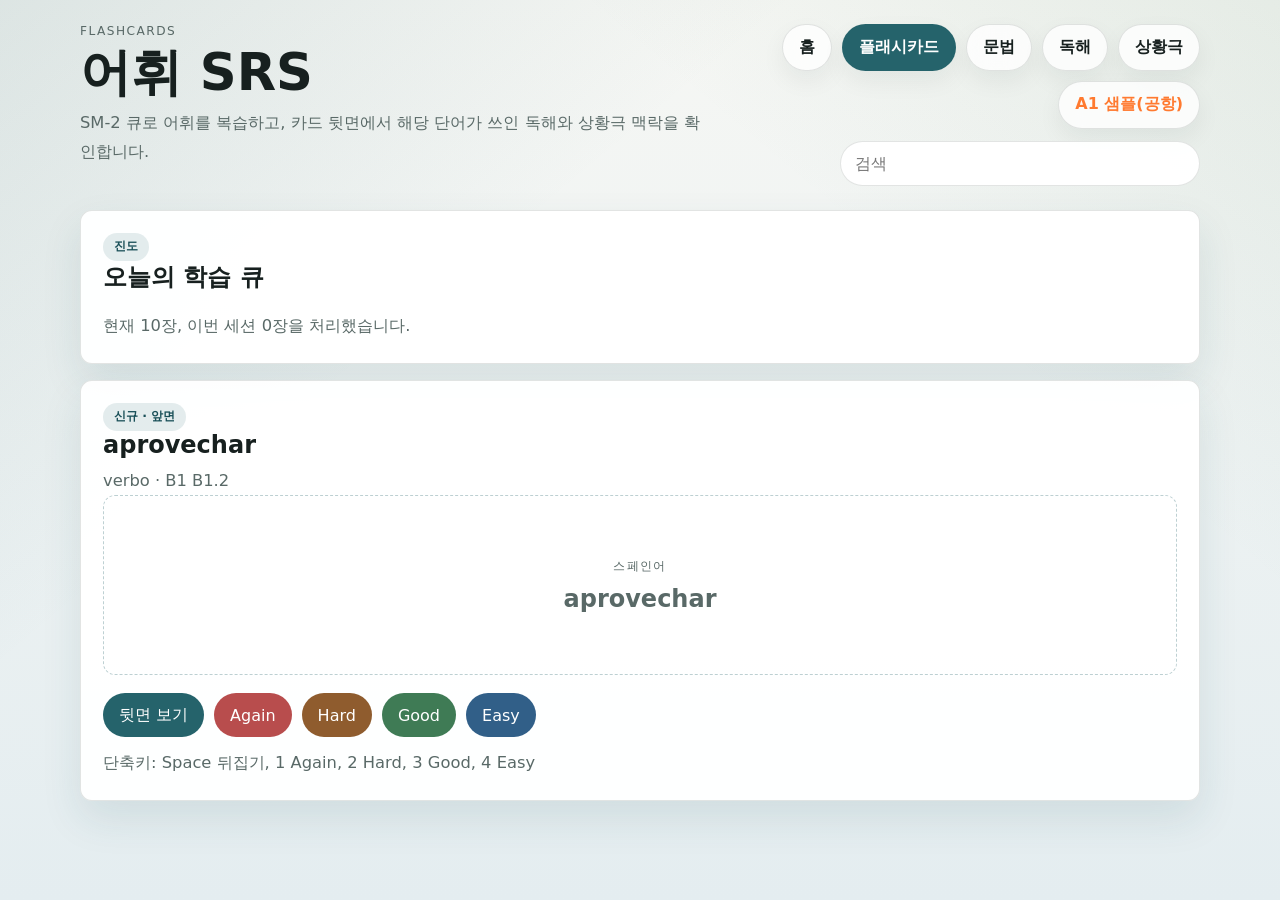
<file: flashcards.html>
<!doctype html>
<html lang="ko">
  <head>
    <meta charset="utf-8" />
    <meta name="viewport" content="width=device-width, initial-scale=1" />
    <title>Apeswico | 플래시카드</title>
    <meta
      name="description"
      content="스페인어 어휘 SRS 학습을 위한 플래시카드 셸입니다."
    />
    <link rel="stylesheet" href="css/style.css" />
  </head>
  <body>
    <div class="page">
      <header class="masthead">
        <div>
          <p class="eyebrow">Flashcards</p>
          <h1>어휘 SRS</h1>
          <p class="lede">
            SM-2 큐로 어휘를 복습하고, 카드 뒷면에서 해당 단어가 쓰인
            독해와 상황극 맥락을 확인합니다.
          </p>
        </div>
        <div class="header-tools">
          <nav class="nav" aria-label="주요 모드">
            <a href="index.html">홈</a>
            <a href="flashcards.html" aria-current="page">플래시카드</a>
            <a href="grammar.html">문법</a>
            <a href="reading.html">독해</a>
            <a href="situations.html">상황극</a>
            <a href="samples/a1-airport-transport/index.html" target="_blank" style="color: #ff7a30; font-weight: 600;">A1 샘플(공항)</a>
          </nav>
          <form class="global-search" role="search" data-global-search>
            <label class="sr-only" for="global-search-flashcards">통합 검색</label>
            <input id="global-search-flashcards" type="search" placeholder="검색" autocomplete="off" />
            <div class="search-results" data-search-results hidden></div>
          </form>
        </div>
      </header>

      <main class="stack" id="flashcards-app"></main>
    </div>
    <script type="module" src="js/flashcards.js"></script>
    <script type="module" src="js/search.js"></script>
  </body>
</html>
</file>
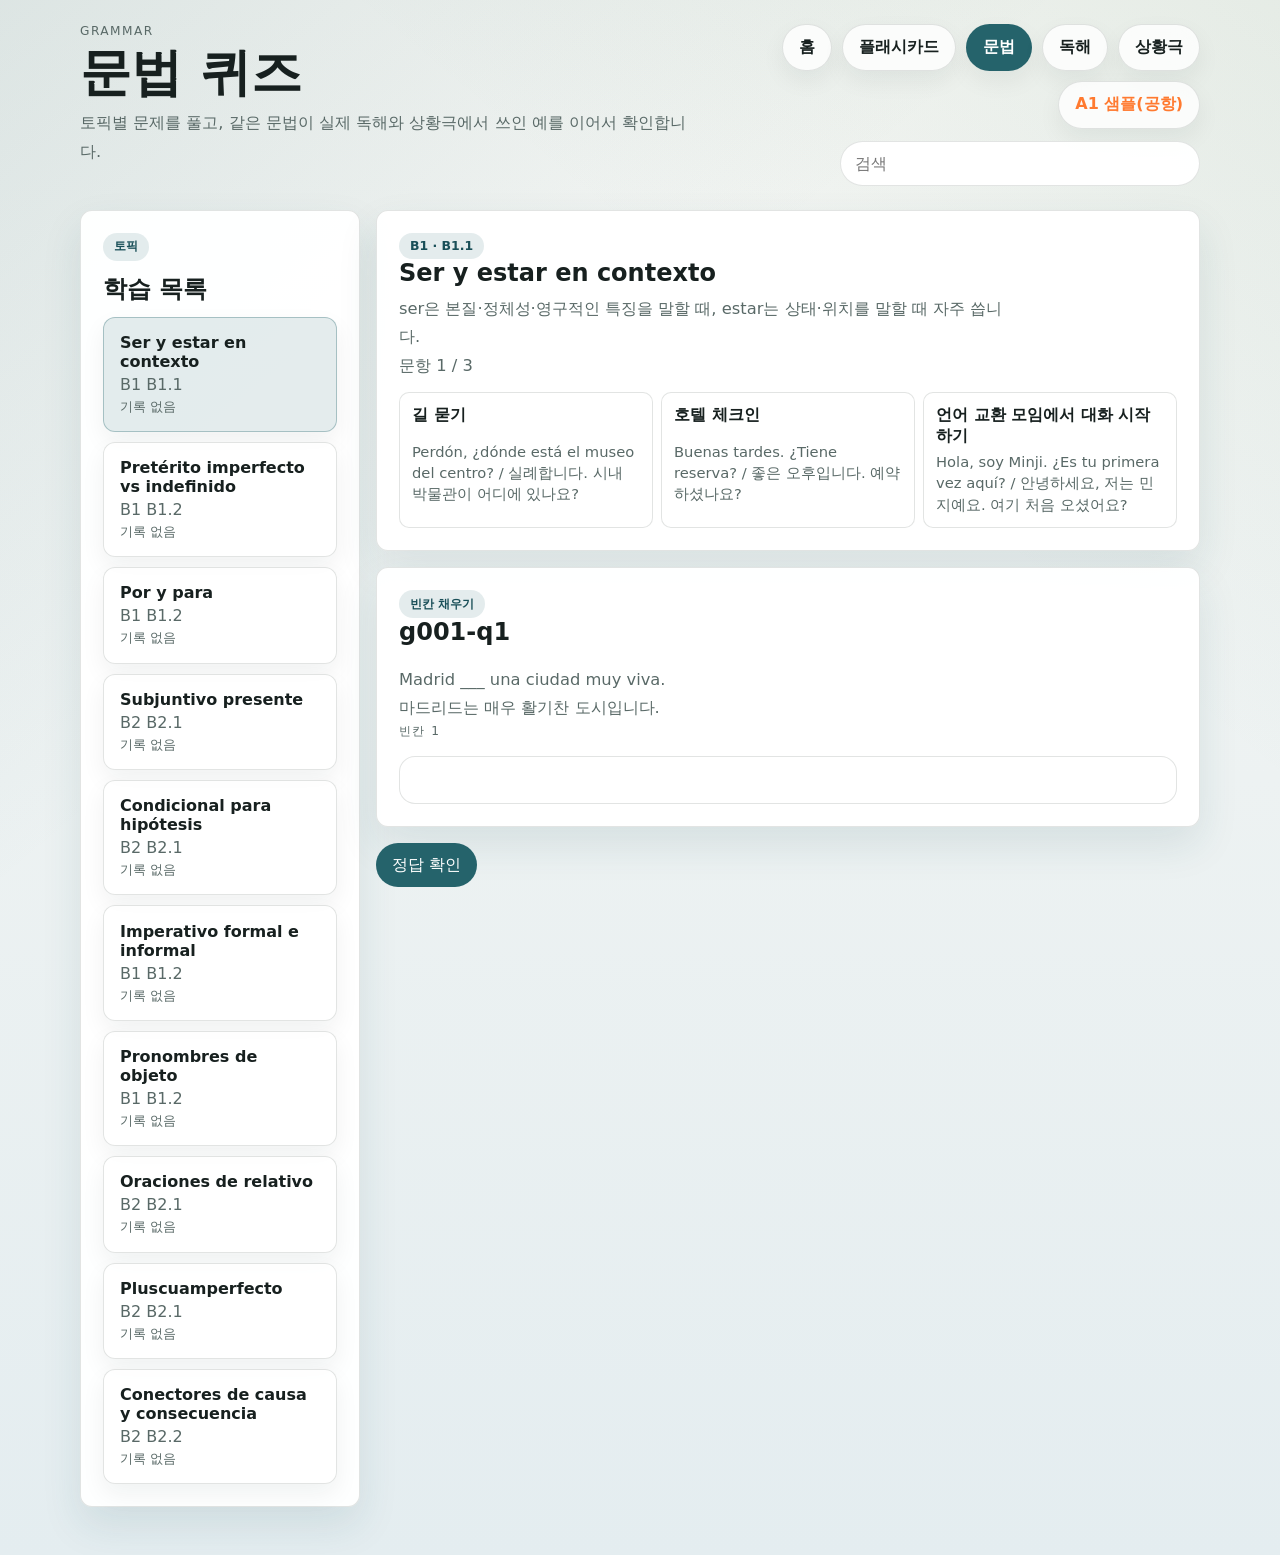
<file: grammar.html>
<!doctype html>
<html lang="ko">
  <head>
    <meta charset="utf-8" />
    <meta name="viewport" content="width=device-width, initial-scale=1" />
    <title>Apeswico | 문법</title>
    <meta
      name="description"
      content="스페인어 문법 퀴즈와 해설을 위한 문법 셸입니다."
    />
    <link rel="stylesheet" href="css/style.css" />
  </head>
  <body>
    <div class="page">
      <header class="masthead">
        <div>
          <p class="eyebrow">Grammar</p>
          <h1>문법 퀴즈</h1>
          <p class="lede">
            토픽별 문제를 풀고, 같은 문법이 실제 독해와 상황극에서 쓰인
            예를 이어서 확인합니다.
          </p>
        </div>
        <div class="header-tools">
          <nav class="nav" aria-label="주요 모드">
            <a href="index.html">홈</a>
            <a href="flashcards.html">플래시카드</a>
            <a href="grammar.html" aria-current="page">문법</a>
            <a href="reading.html">독해</a>
            <a href="situations.html">상황극</a>
            <a href="samples/a1-airport-transport/index.html" target="_blank" style="color: #ff7a30; font-weight: 600;">A1 샘플(공항)</a>
          </nav>
          <form class="global-search" role="search" data-global-search>
            <label class="sr-only" for="global-search-grammar">통합 검색</label>
            <input id="global-search-grammar" type="search" placeholder="검색" autocomplete="off" />
            <div class="search-results" data-search-results hidden></div>
          </form>
        </div>
      </header>

      <main class="stack" id="grammar-app"></main>
    </div>
    <script type="module" src="js/grammar.js"></script>
    <script type="module" src="js/search.js"></script>
  </body>
</html>
</file>
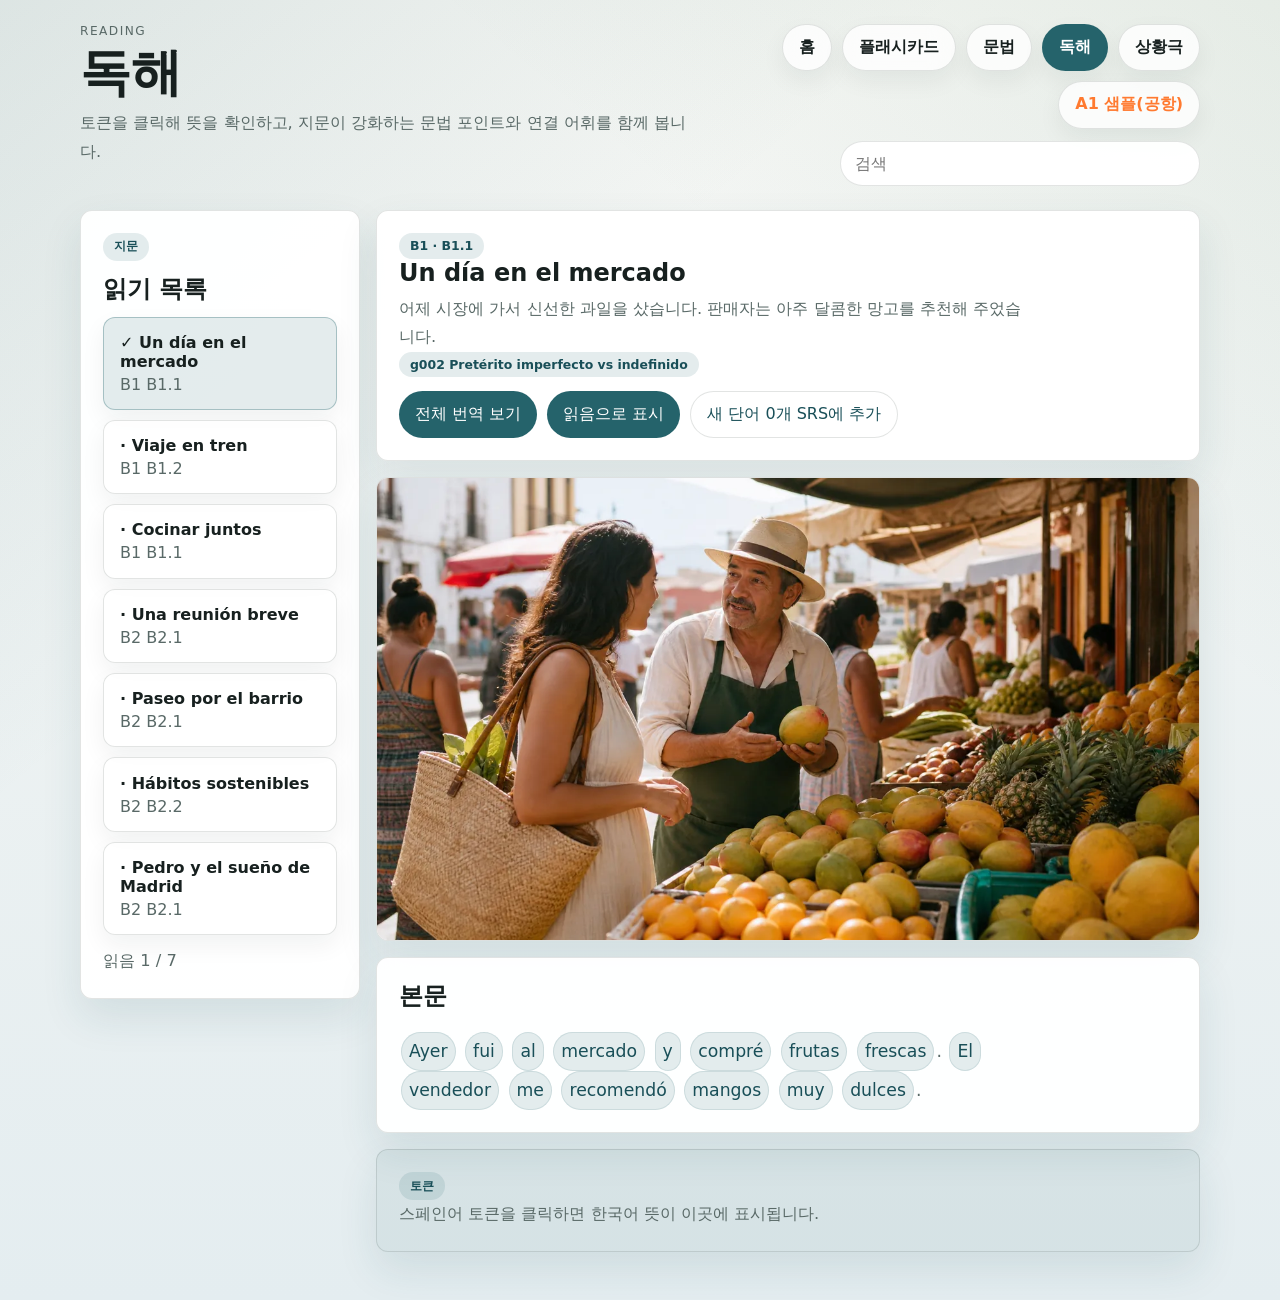
<file: reading.html>
<!doctype html>
<html lang="ko">
  <head>
    <meta charset="utf-8" />
    <meta name="viewport" content="width=device-width, initial-scale=1" />
    <title>Apeswico | 독해</title>
    <meta
      name="description"
      content="토큰 클릭 번역과 전체 번역 토글을 위한 독해 셸입니다."
    />
    <link rel="stylesheet" href="css/style.css" />
  </head>
  <body>
    <div class="page">
      <header class="masthead">
        <div>
          <p class="eyebrow">Reading</p>
          <h1>독해</h1>
          <p class="lede">
            토큰을 클릭해 뜻을 확인하고, 지문이 강화하는 문법 포인트와
            연결 어휘를 함께 봅니다.
          </p>
        </div>
        <div class="header-tools">
          <nav class="nav" aria-label="주요 모드">
            <a href="index.html">홈</a>
            <a href="flashcards.html">플래시카드</a>
            <a href="grammar.html">문법</a>
            <a href="reading.html" aria-current="page">독해</a>
            <a href="situations.html">상황극</a>
            <a href="samples/a1-airport-transport/index.html" target="_blank" style="color: #ff7a30; font-weight: 600;">A1 샘플(공항)</a>
          </nav>
          <form class="global-search" role="search" data-global-search>
            <label class="sr-only" for="global-search-reading">통합 검색</label>
            <input id="global-search-reading" type="search" placeholder="검색" autocomplete="off" />
            <div class="search-results" data-search-results hidden></div>
          </form>
        </div>
      </header>

      <main class="stack" id="reading-app"></main>
    </div>
    <script type="module" src="js/reading.js"></script>
    <script type="module" src="js/search.js"></script>
  </body>
</html>
</file>
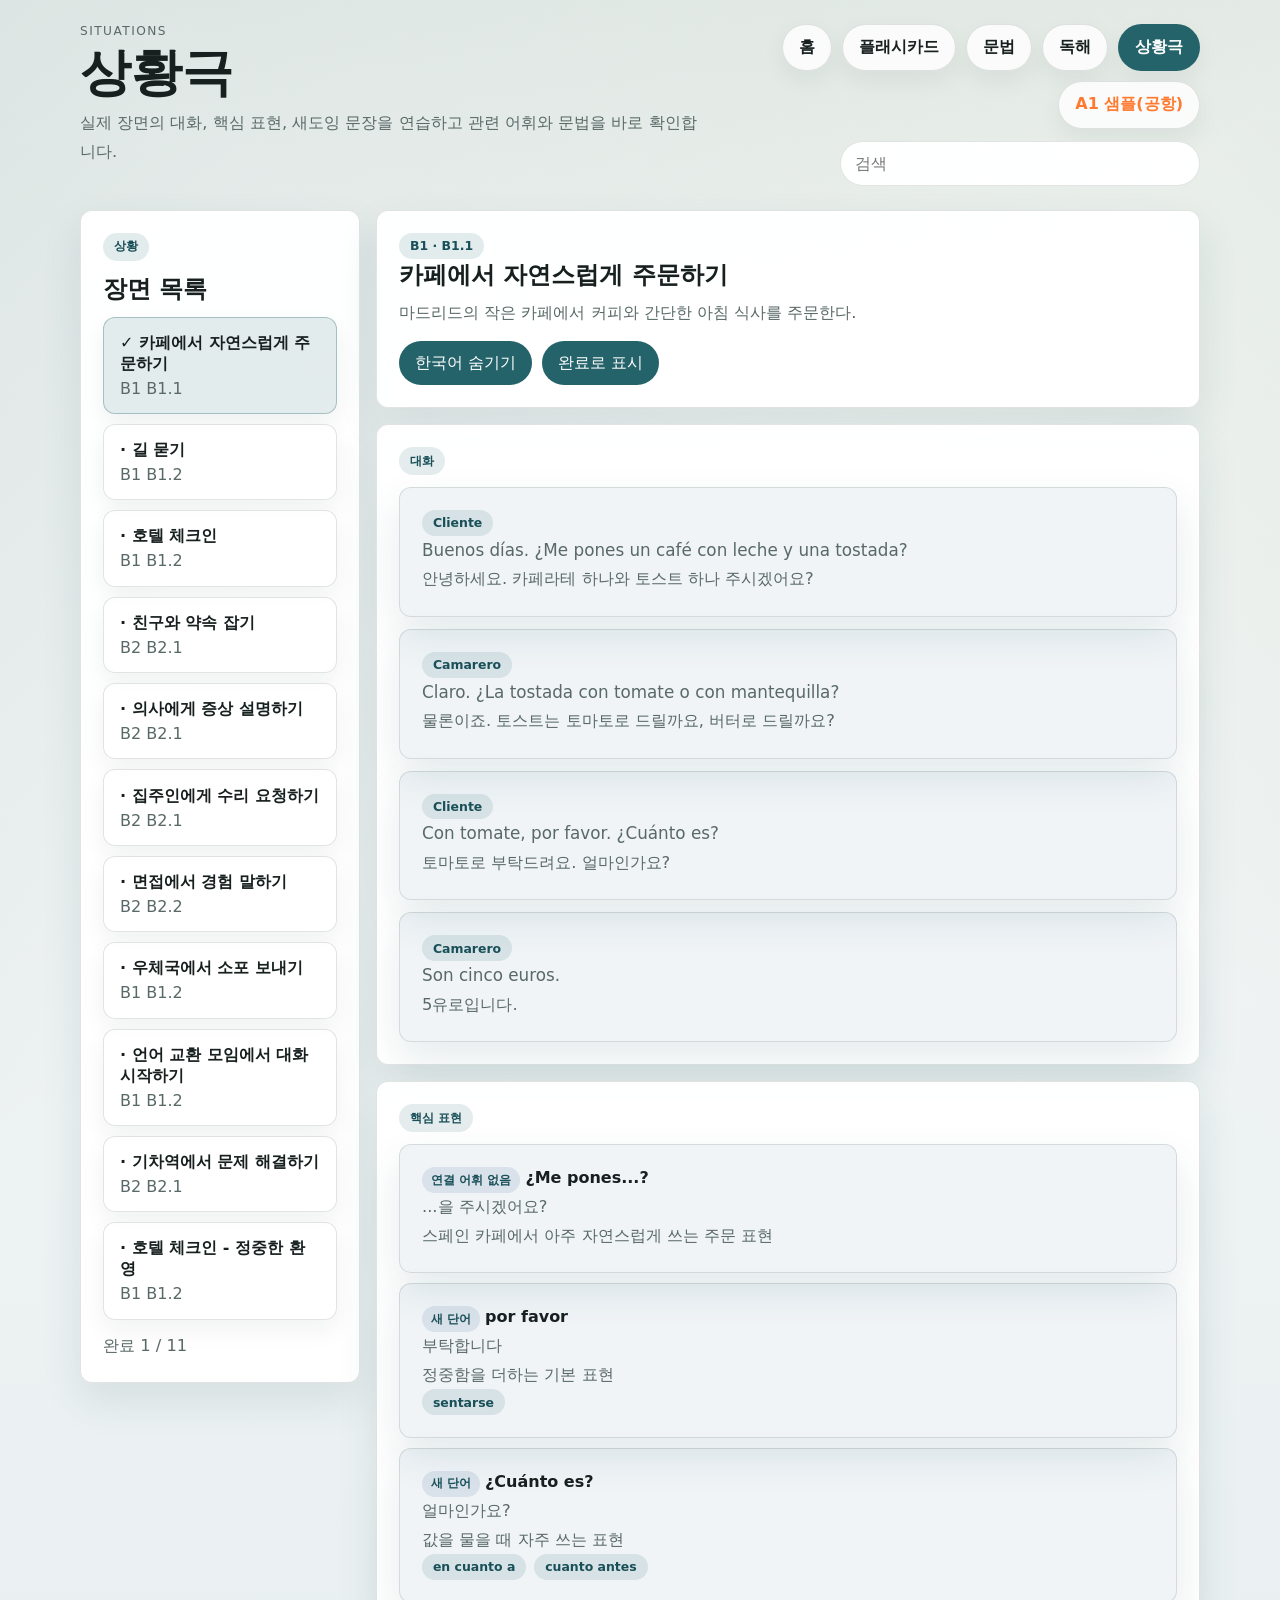
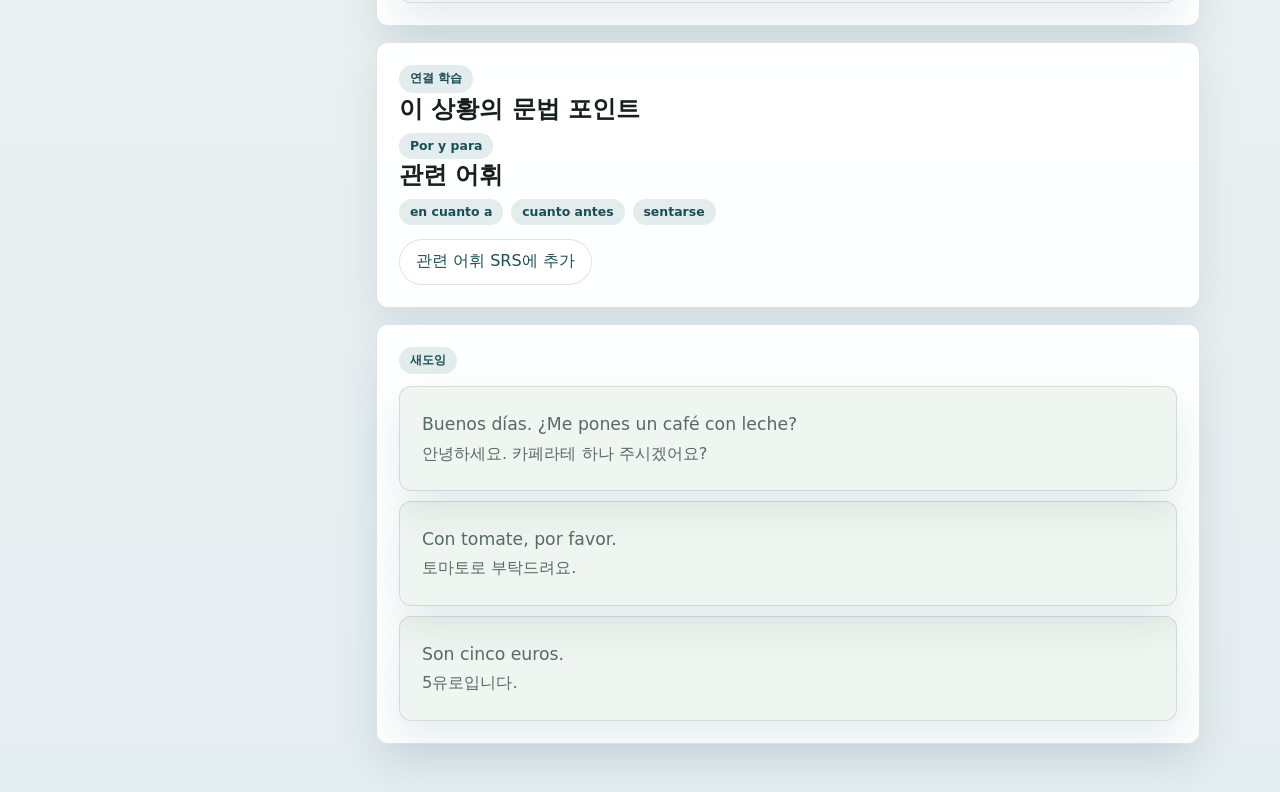
<file: situations.html>
<!doctype html>
<html lang="ko">
  <head>
    <meta charset="utf-8" />
    <meta name="viewport" content="width=device-width, initial-scale=1" />
    <title>Apeswico | 상황극</title>
    <meta
      name="description"
      content="대화와 새도잉 연습을 위한 상황극 셸입니다."
    />
    <link rel="stylesheet" href="css/style.css" />
  </head>
  <body>
    <div class="page">
      <header class="masthead">
        <div>
          <p class="eyebrow">Situations</p>
          <h1>상황극</h1>
          <p class="lede">
            실제 장면의 대화, 핵심 표현, 새도잉 문장을 연습하고 관련
            어휘와 문법을 바로 확인합니다.
          </p>
        </div>
        <div class="header-tools">
          <nav class="nav" aria-label="주요 모드">
            <a href="index.html">홈</a>
            <a href="flashcards.html">플래시카드</a>
            <a href="grammar.html">문법</a>
            <a href="reading.html">독해</a>
            <a href="situations.html" aria-current="page">상황극</a>
            <a href="samples/a1-airport-transport/index.html" target="_blank" style="color: #ff7a30; font-weight: 600;">A1 샘플(공항)</a>
          </nav>
          <form class="global-search" role="search" data-global-search>
            <label class="sr-only" for="global-search-situations">통합 검색</label>
            <input id="global-search-situations" type="search" placeholder="검색" autocomplete="off" />
            <div class="search-results" data-search-results hidden></div>
          </form>
        </div>
      </header>

      <main class="stack" id="situations-app"></main>
    </div>
    <script type="module" src="js/situations.js"></script>
    <script type="module" src="js/search.js"></script>
  </body>
</html>
</file>
<file: css/style.css>
:root {
  color-scheme: light dark;
  --bg: #f6f7f4;
  --bg-deep: #e4edf0;
  --surface: rgba(255, 255, 255, 0.8);
  --surface-strong: rgba(255, 255, 255, 0.96);
  --text: #17201f;
  --muted: #596967;
  --accent: #25636b;
  --accent-strong: #194f58;
  --accent-soft: rgba(37, 99, 107, 0.12);
  --green: #3f7b55;
  --red: #b84d4d;
  --blue: #315f88;
  --border: rgba(23, 32, 31, 0.12);
  --shadow: 0 18px 40px rgba(25, 79, 88, 0.11);
}

@media (prefers-color-scheme: dark) {
  :root {
    --bg: #111817;
    --bg-deep: #162022;
    --surface: rgba(25, 35, 34, 0.84);
    --surface-strong: rgba(29, 41, 40, 0.98);
    --text: #eff7f4;
    --muted: #b7c8c4;
    --accent: #70c6c3;
    --accent-strong: #9de0dc;
    --accent-soft: rgba(112, 198, 195, 0.14);
    --green: #7ec48f;
    --red: #e07b7b;
    --blue: #8fb9e3;
    --border: rgba(239, 247, 244, 0.12);
    --shadow: 0 18px 40px rgba(0, 0, 0, 0.34);
  }
}

* {
  box-sizing: border-box;
}

body {
  margin: 0;
  min-height: 100vh;
  font-family:
    system-ui,
    -apple-system,
    BlinkMacSystemFont,
    "Apple SD Gothic Neo",
    "Noto Sans KR",
    sans-serif;
  color: var(--text);
  background:
    linear-gradient(140deg, rgba(37, 99, 107, 0.12), transparent 34%),
    linear-gradient(220deg, rgba(63, 123, 85, 0.09), transparent 30%),
    linear-gradient(180deg, var(--bg), var(--bg-deep));
}

a {
  color: inherit;
  text-decoration: none;
}

.page {
  width: min(1120px, calc(100% - 32px));
  margin: 0 auto;
  padding: 24px 0 48px;
}

.masthead {
  display: grid;
  gap: 20px;
  grid-template-columns: 1.3fr 1fr;
  align-items: start;
  margin-bottom: 24px;
}

.eyebrow {
  margin: 0 0 10px;
  letter-spacing: 0.12em;
  text-transform: uppercase;
  font-size: 0.76rem;
  color: var(--muted);
}

h1,
h2,
h3,
p {
  margin-top: 0;
}

h1 {
  margin-bottom: 12px;
  font-size: clamp(2.2rem, 4vw, 4rem);
  line-height: 0.96;
}

.lede {
  max-width: 60ch;
  margin-bottom: 0;
  font-size: 1.02rem;
  line-height: 1.75;
  color: var(--muted);
}

.nav {
  display: flex;
  flex-wrap: wrap;
  justify-content: flex-end;
  gap: 10px;
}

.header-tools {
  display: grid;
  gap: 12px;
  justify-items: end;
}

.nav a {
  padding: 0.76rem 1rem;
  border: 1px solid var(--border);
  border-radius: 999px;
  background: var(--surface);
  backdrop-filter: blur(12px);
  box-shadow: 0 10px 24px rgba(23, 32, 31, 0.06);
  font-weight: 650;
}

.nav a[aria-current="page"] {
  background: var(--accent);
  border-color: transparent;
  color: white;
}

.stack {
  display: grid;
  gap: 16px;
}

.grid {
  display: grid;
  gap: 16px;
}

.card {
  border: 1px solid var(--border);
  border-radius: 12px;
  background: var(--surface-strong);
  padding: 22px;
  box-shadow: var(--shadow);
}

.hero {
  grid-column: 1 / -1;
  display: grid;
  gap: 18px;
}

.hero .tag {
  display: inline-flex;
  width: fit-content;
  padding: 0.4rem 0.7rem;
  border-radius: 999px;
  background: var(--accent-soft);
  color: var(--accent-strong);
  font-size: 0.8rem;
  font-weight: 700;
}

.mode-grid {
  grid-column: 1 / -1;
  display: grid;
  grid-template-columns: repeat(auto-fit, minmax(min(100%, 240px), 1fr));
  gap: 16px;
}

.mode-card {
  display: grid;
  gap: 14px;
}

.mode-card p,
.support-card p,
.support-card li {
  line-height: 1.7;
  color: var(--muted);
}

.mode-card h2,
.support-card h2 {
  margin-bottom: 0;
  font-size: 1.2rem;
}

.chip {
  display: inline-flex;
  width: fit-content;
  padding: 0.34rem 0.68rem;
  border-radius: 999px;
  background: var(--accent-soft);
  color: var(--accent-strong);
  font-size: 0.78rem;
  font-weight: 700;
}

.link {
  display: inline-flex;
  align-items: center;
  gap: 0.4rem;
  width: fit-content;
  padding: 0.72rem 1rem;
  border-radius: 999px;
  background: var(--accent);
  border: none;
  color: white;
  font-weight: 700;
  cursor: pointer;
  appearance: none;
  font: inherit;
}

.support-card {
  grid-column: 1 / -1;
}

.support-card ol {
  margin: 0;
  padding-left: 1.25rem;
}

.mount {
  display: grid;
  gap: 12px;
}

.placeholder {
  display: grid;
  place-items: center;
  min-height: 220px;
  border: 1px dashed rgba(37, 99, 107, 0.3);
  border-radius: 12px;
  color: var(--muted);
  text-align: center;
  padding: 20px;
}

.topic-button {
  display: grid;
  gap: 4px;
  width: 100%;
  padding: 0.95rem 1rem;
  border: 1px solid var(--border);
  border-radius: 12px;
  background: var(--surface);
  color: var(--text);
  box-shadow: 0 10px 24px rgba(23, 32, 31, 0.06);
  text-align: left;
  font: inherit;
  cursor: pointer;
  appearance: none;
}

.topic-button strong,
.topic-button span,
.topic-button small {
  display: block;
}

.topic-button span,
.topic-button small {
  color: var(--muted);
}

.topic-button[aria-current="page"],
.topic-button[aria-current="true"] {
  background: var(--accent-soft);
  border-color: rgba(37, 99, 107, 0.32);
}

.split-layout {
  display: grid;
  grid-template-columns: minmax(240px, 280px) 1fr;
  gap: 16px;
  align-items: start;
}

.split-layout__sidebar {
  display: grid;
  gap: 12px;
}

.split-layout__sidebar-list {
  display: grid;
  gap: 10px;
}

.button-row,
.action-row,
.grade-row {
  display: flex;
  flex-wrap: wrap;
  gap: 10px;
}

.action-row {
  margin-top: 14px;
}

.grade-row {
  margin-top: 18px;
}

.grade-btn--again {
  background: var(--red);
}

.grade-btn--hard {
  background: #8f5c2e;
}

.grade-btn--good {
  background: var(--green);
}

.grade-btn--easy {
  background: var(--blue);
}

.tinted-card--green {
  background: rgba(63, 123, 85, 0.08);
}

.tinted-card--green-strong {
  background: rgba(63, 123, 85, 0.12);
}

.tinted-card--orange {
  background: rgba(37, 99, 107, 0.08);
}

.tinted-card--orange-soft {
  background: rgba(49, 95, 136, 0.07);
}

.tinted-card--orange-strong {
  background: rgba(49, 95, 136, 0.12);
}

.tinted-card--red {
  background: rgba(184, 77, 77, 0.12);
}

.reading-body {
  line-height: 2.05;
  font-size: 1.08rem;
}

.reading-hero {
  margin: 0;
  border-radius: 12px;
  overflow: hidden;
  background: var(--surface);
  border: 1px solid var(--border);
  box-shadow: var(--shadow);
}

.reading-hero__img {
  display: block;
  width: 100%;
  height: auto;
  aspect-ratio: 16 / 9;
  object-fit: cover;
}

.story-timeline {
  display: grid;
  gap: 14px;
}

.story-timeline__lines {
  display: grid;
  gap: 12px;
}

.story-line {
  display: grid;
  gap: 6px;
  padding: 14px 16px;
  border: 1px solid var(--border);
  border-radius: 12px;
  background: var(--surface);
  transition:
    transform 0.12s ease,
    border-color 0.12s ease,
    background-color 0.12s ease;
}

.story-line:hover,
.story-line:focus-visible {
  transform: translateY(-1px);
  border-color: var(--accent);
  background: var(--surface-strong);
  outline: none;
}

.story-line__stage {
  font-size: 0.86rem;
  color: var(--muted);
}

.story-line__es {
  margin: 0;
  font-size: 1.05rem;
  line-height: 1.5;
}

.story-line__ko {
  margin: 0;
  color: var(--muted);
  line-height: 1.6;
}

.story-line__tense {
  align-self: start;
}

.story-line__highlight {
  padding: 0 4px;
  border-radius: 4px;
  background: var(--accent-soft);
  color: var(--accent-strong);
  font-weight: 700;
}

.choice-row {
  display: flex;
  gap: 12px;
  align-items: flex-start;
  cursor: pointer;
}

.choice-radio {
  margin-top: 4px;
}

.field-label {
  display: grid;
  gap: 6px;
}

.field-input {
  padding: 0.85rem 1rem;
  border-radius: 16px;
  border: 1px solid var(--border);
  background: var(--surface);
  color: var(--text);
  font: inherit;
}

.content-list {
  display: grid;
  gap: 10px;
  margin-top: 12px;
}

.content-list--roomy {
  gap: 12px;
}

.dialogue-line {
  font-size: 1.05rem;
}

.shadowing-line {
  margin-bottom: 0;
  font-size: 1.08rem;
}

.token-button {
  border: none;
  border-radius: 999px;
  margin: 0 2px;
  padding: 0.12rem 0.5rem;
  background: var(--accent-soft);
  box-shadow: inset 0 0 0 1px rgba(37, 99, 107, 0.12);
  color: var(--accent-strong);
  cursor: pointer;
  font: inherit;
}

.token-button--highlight {
  box-shadow:
    inset 0 0 0 1px rgba(37, 99, 107, 0.18),
    inset 0 -3px 0 var(--accent-soft);
  font-weight: 700;
}

.flashcard-example {
  display: grid;
  gap: 8px;
  padding: 18px;
  border: 1px solid rgba(37, 99, 107, 0.28);
  border-left: 6px solid var(--accent);
  border-radius: 12px;
  background: linear-gradient(135deg, rgba(37, 99, 107, 0.12), rgba(63, 123, 85, 0.08));
}

.flashcard-example__label {
  width: fit-content;
  padding: 0.24rem 0.52rem;
  border-radius: 999px;
  background: var(--surface-strong);
  color: var(--accent-strong);
  font-size: 0.78rem;
  font-weight: 800;
}

.flashcard-example__es,
.flashcard-example__ko {
  margin: 0;
  line-height: 1.5;
}

.flashcard-example__es {
  color: var(--text);
  font-size: clamp(1.35rem, 2.2vw, 1.8rem);
  font-weight: 800;
}

.flashcard-example__ko {
  color: var(--muted);
  font-size: clamp(1.12rem, 1.7vw, 1.38rem);
  font-weight: 700;
}

.placeholder--compact {
  min-height: 180px;
}

.heading--plain {
  margin: 0;
}

.heading--flush {
  margin-bottom: 0;
}

.heading--compact {
  margin-bottom: 8px;
}

.shortcut-hint {
  margin-top: 12px;
}

.sr-only {
  position: absolute;
  width: 1px;
  height: 1px;
  padding: 0;
  margin: -1px;
  overflow: hidden;
  clip: rect(0, 0, 0, 0);
  white-space: nowrap;
  border: 0;
}

.global-search {
  position: relative;
  width: min(100%, 360px);
}

.global-search input {
  width: 100%;
  padding: 0.75rem 0.9rem;
  border: 1px solid var(--border);
  border-radius: 999px;
  background: var(--surface-strong);
  color: var(--text);
  font: inherit;
}

.search-results {
  position: absolute;
  z-index: 10;
  top: calc(100% + 8px);
  right: 0;
  width: min(92vw, 420px);
  max-height: 60vh;
  overflow: auto;
  border: 1px solid var(--border);
  border-radius: 12px;
  background: var(--surface-strong);
  box-shadow: var(--shadow);
  padding: 10px;
}

.search-group {
  display: grid;
  gap: 6px;
  padding: 6px;
}

.search-group h2 {
  margin: 0;
  color: var(--muted);
  font-size: 0.8rem;
}

.search-result,
.mini-link,
.related-card {
  display: grid;
  gap: 4px;
  padding: 0.75rem;
  border: 1px solid var(--border);
  border-radius: 10px;
  background: var(--surface);
}

.search-result span,
.mini-link span,
.related-card span {
  color: var(--muted);
  font-size: 0.92rem;
  line-height: 1.45;
}

.search-empty {
  margin: 0;
  padding: 0.75rem;
  color: var(--muted);
}

.dashboard-hero {
  grid-column: 1 / -1;
  display: grid;
  grid-template-columns: 1fr auto;
  gap: 18px;
  align-items: center;
  border: 1px solid var(--border);
  border-radius: 14px;
  background: var(--surface-strong);
  padding: 24px;
  box-shadow: var(--shadow);
}

.dashboard-hero h2 {
  margin-bottom: 8px;
  font-size: clamp(1.5rem, 3vw, 2.4rem);
}

.dashboard-cta {
  min-height: 48px;
  align-items: center;
}

.dashboard-grid {
  display: grid;
  grid-template-columns: minmax(0, 1.5fr) minmax(240px, 0.8fr);
  gap: 16px;
}

.dashboard-panel {
  display: grid;
  gap: 16px;
}

.dashboard-two-col {
  display: grid;
  grid-template-columns: repeat(2, minmax(0, 1fr));
  gap: 16px;
}

.panel-heading-row,
.progress-row__label {
  display: flex;
  align-items: center;
  justify-content: space-between;
  gap: 12px;
}

.progress-list {
  display: grid;
  gap: 14px;
}

.progress-row {
  display: grid;
  gap: 7px;
}

.progress-track {
  height: 10px;
  overflow: hidden;
  border-radius: 999px;
  background: rgba(89, 105, 103, 0.16);
}

.progress-fill {
  height: 100%;
  border-radius: inherit;
  background: linear-gradient(90deg, var(--accent), var(--green));
}

.milestone-row {
  display: grid;
  grid-template-columns: repeat(2, 1fr);
  gap: 10px;
}

.milestone-row span {
  padding: 0.7rem;
  border: 1px dashed var(--border);
  border-radius: 10px;
  color: var(--muted);
  text-align: center;
}

.milestone-row .is-hit {
  border-style: solid;
  background: rgba(63, 123, 85, 0.12);
  color: var(--text);
  font-weight: 700;
}

.link--secondary {
  background: var(--surface);
  color: var(--accent-strong);
  border: 1px solid var(--border);
}

.chip-row,
.related-grid {
  display: flex;
  flex-wrap: wrap;
  gap: 8px;
}

.related-grid {
  margin-top: 12px;
}

.related-card {
  min-width: min(100%, 220px);
  flex: 1 1 220px;
}

.context-panel {
  display: grid;
  gap: 12px;
}

.context-snippet {
  margin: 0;
  line-height: 1.65;
  color: var(--muted);
}

.status-badge {
  display: inline-flex;
  width: fit-content;
  padding: 0.28rem 0.55rem;
  border-radius: 999px;
  background: rgba(49, 95, 136, 0.12);
  color: var(--accent-strong);
  font-size: 0.78rem;
  font-weight: 700;
}

@media (max-width: 980px) {
  .masthead {
    grid-template-columns: 1fr;
  }

  .nav {
    justify-content: flex-start;
  }
}

@media (max-width: 720px) {
  .page {
    width: min(1120px, calc(100% - 16px));
    padding: 14px 0 24px;
  }

  .card {
    border-radius: 12px;
    padding: 18px;
  }

  h1 {
    font-size: clamp(1.6rem, 8vw, 2.4rem);
  }

  .split-layout {
    grid-template-columns: 1fr;
  }

  .header-tools {
    justify-items: start;
  }

  .global-search {
    width: 100%;
  }

  .dashboard-hero,
  .dashboard-grid,
  .dashboard-two-col {
    grid-template-columns: 1fr;
  }
}

@media (max-width: 480px) {
  .page {
    width: min(1120px, calc(100% - 12px));
    padding: 12px 0 20px;
  }

  .card {
    border-radius: 12px;
    padding: 14px;
  }

  .nav {
    gap: 6px;
  }

  .nav a {
    padding: 0.55rem 0.78rem;
    font-size: 0.9rem;
  }

  .reading-body {
    font-size: 1rem;
    line-height: 1.85;
  }
}
</file>
